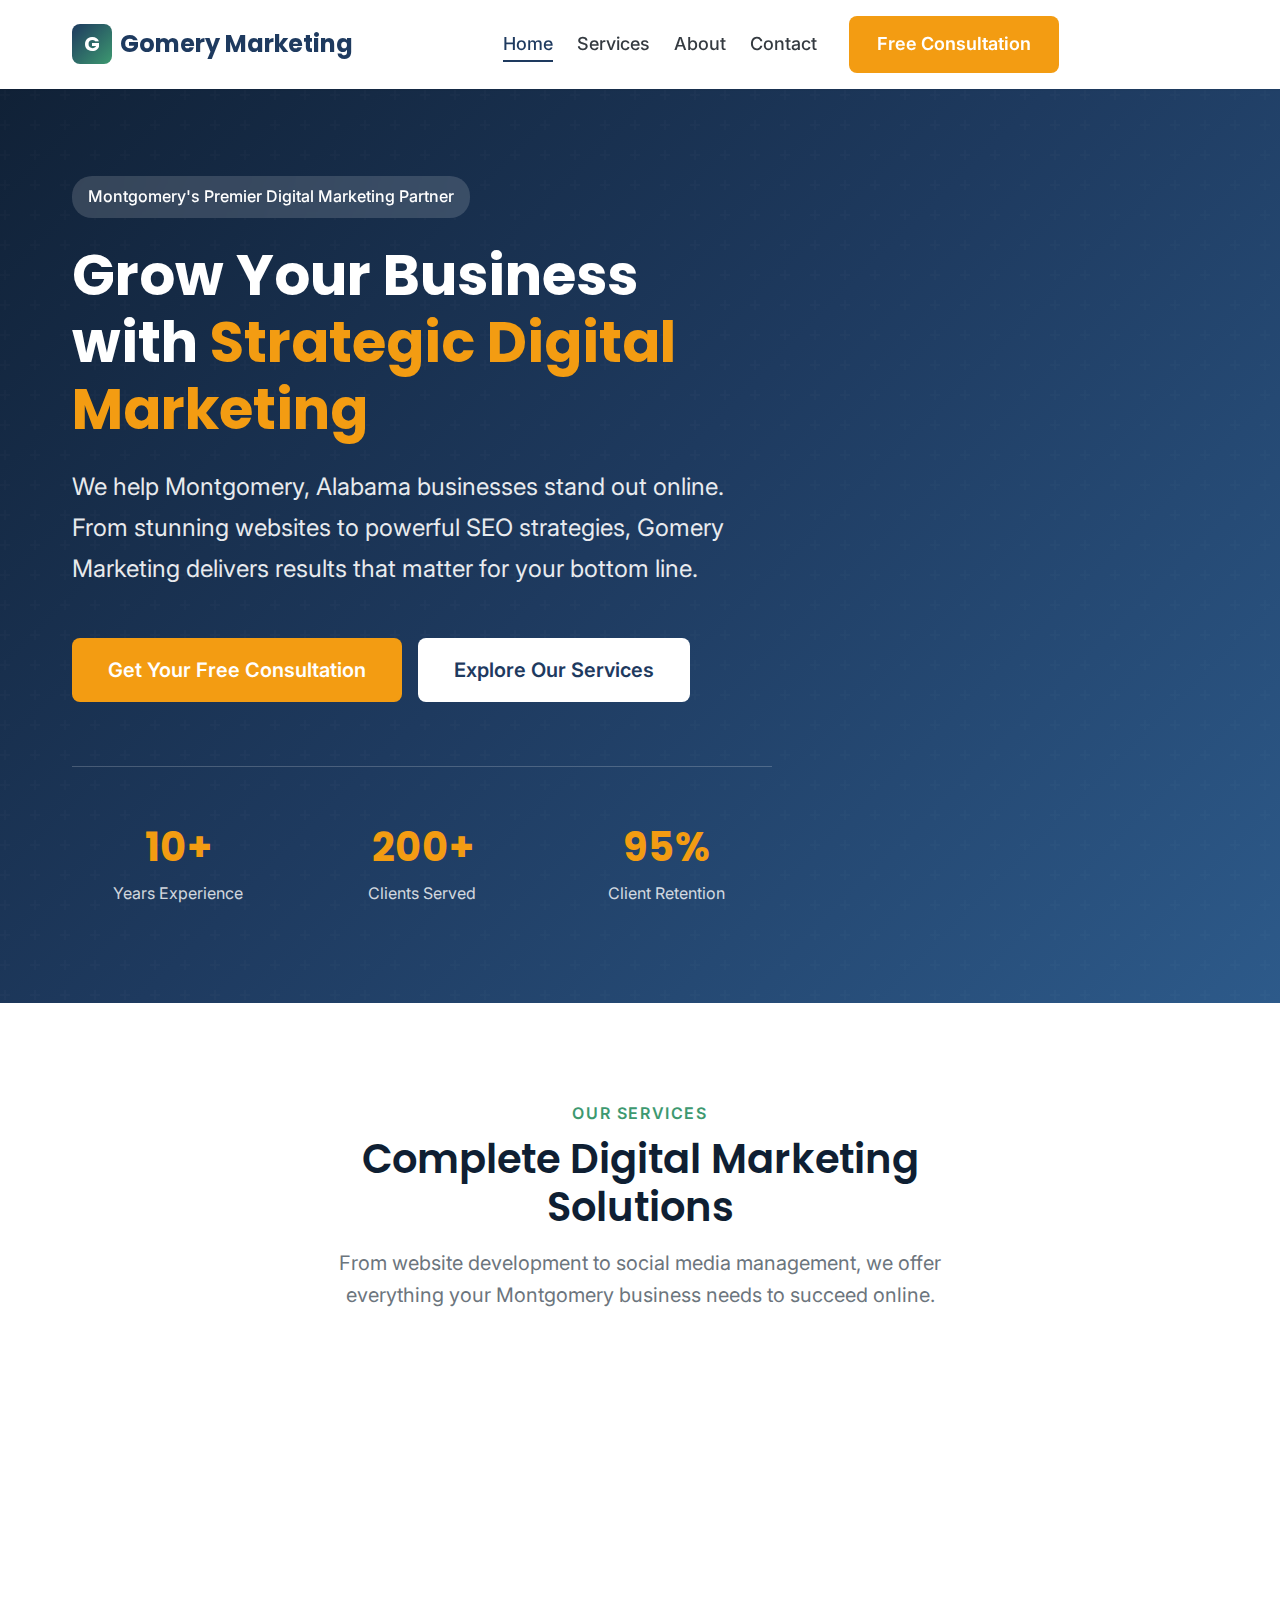
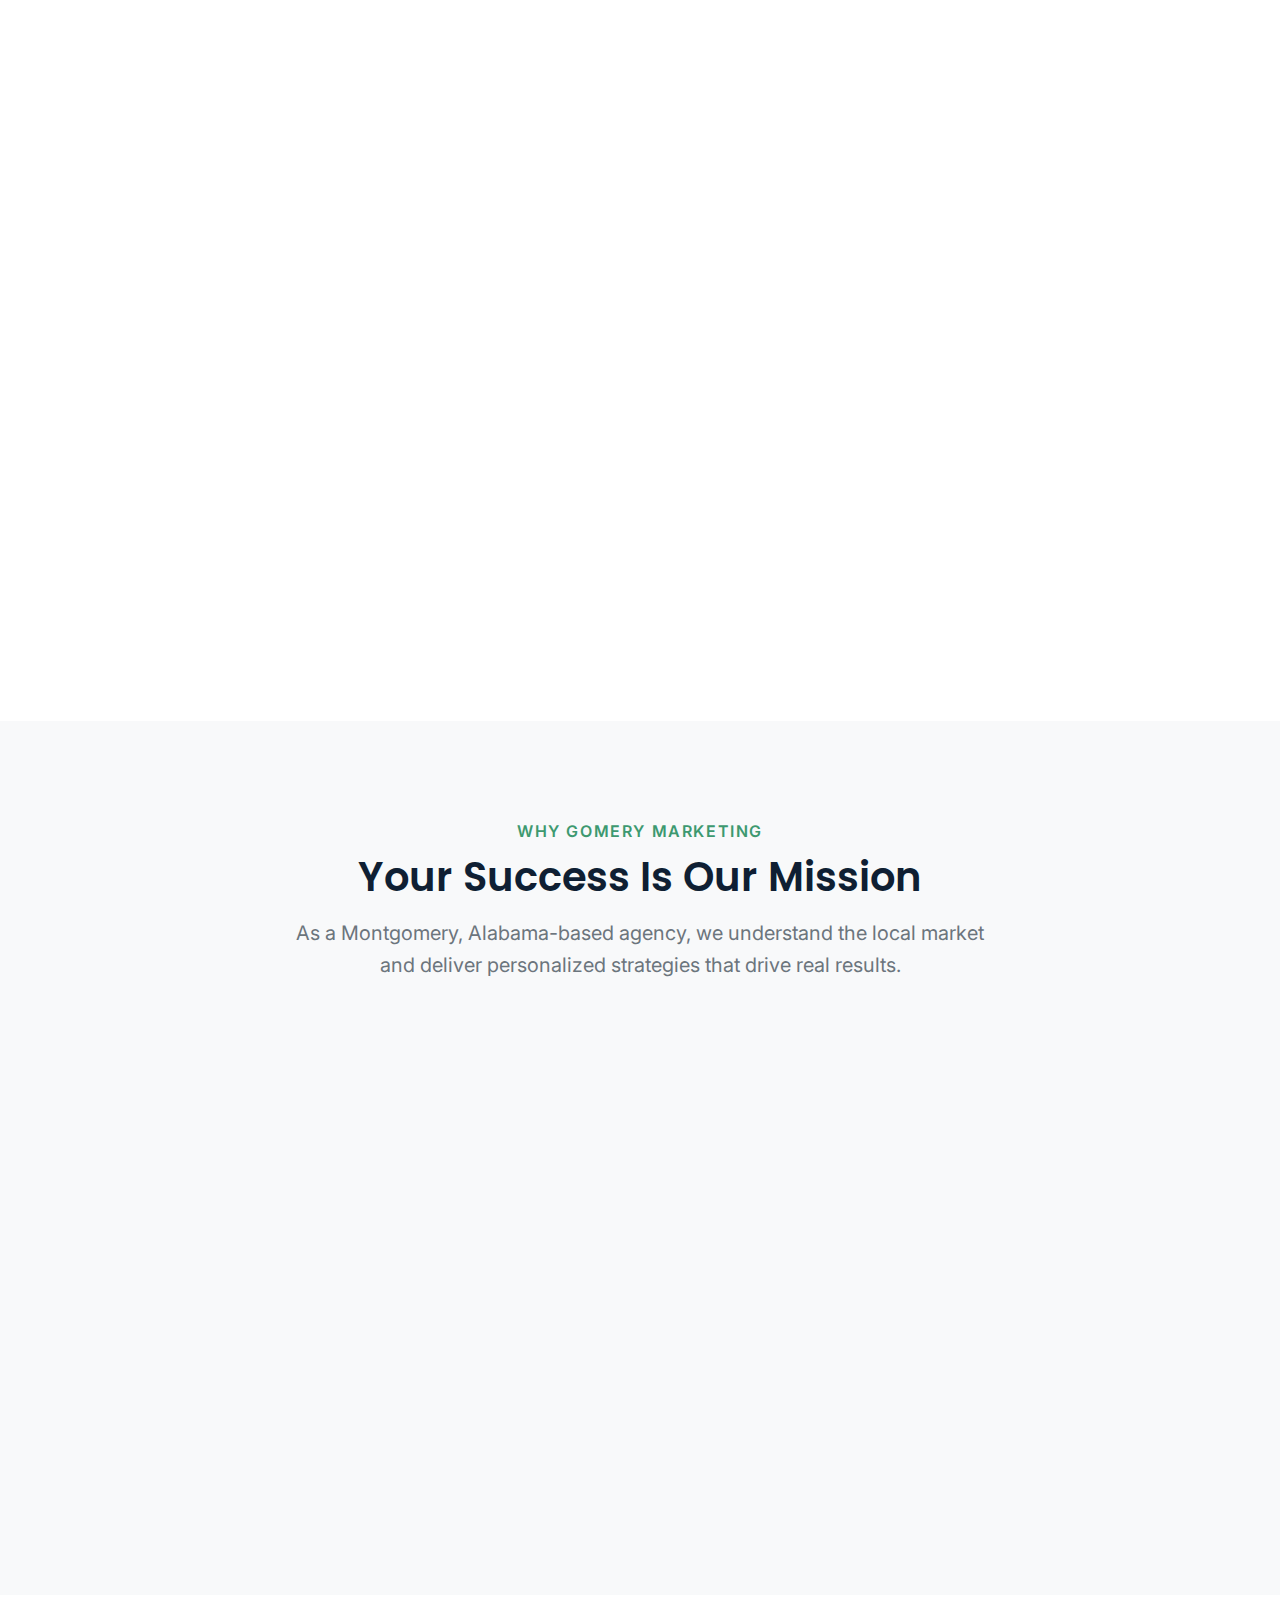
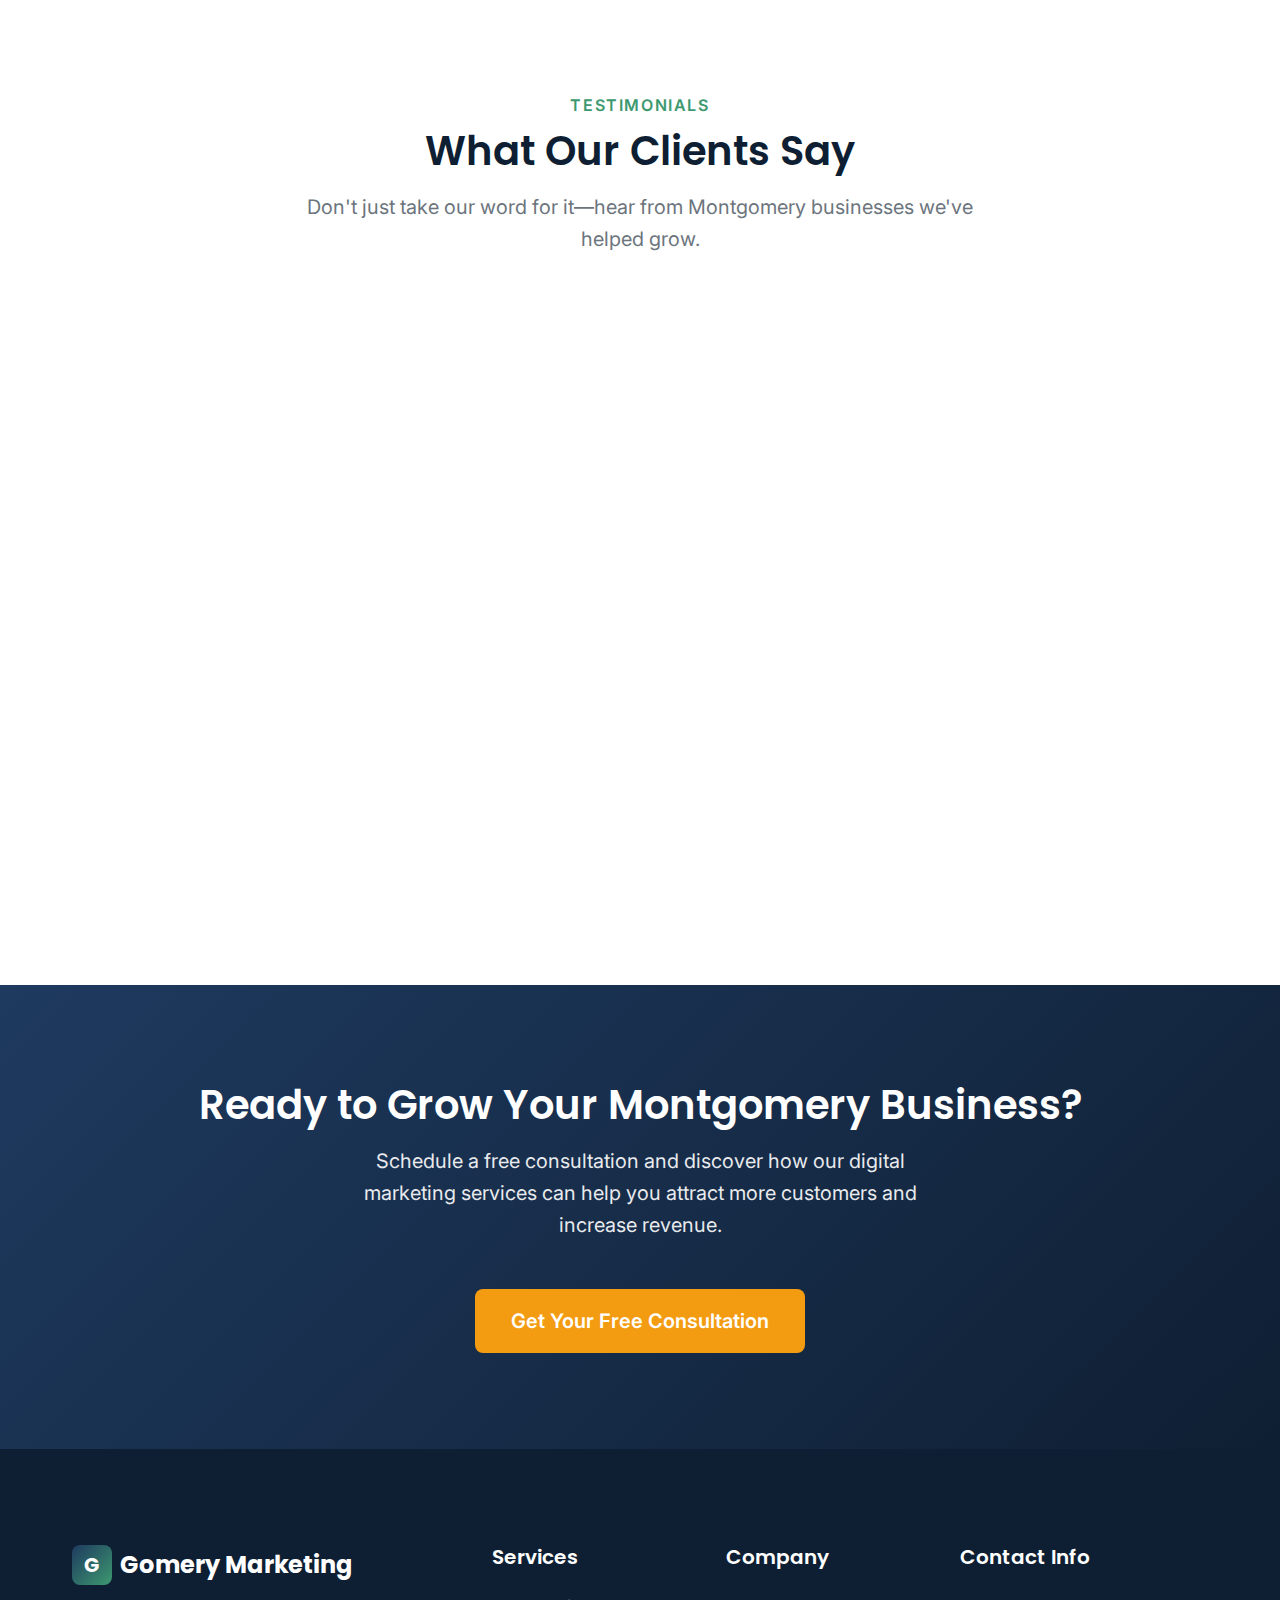
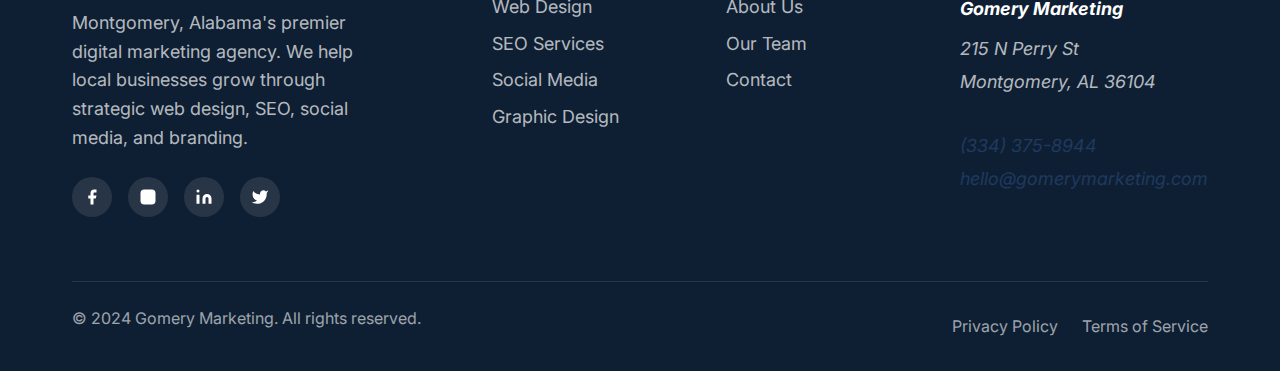
<file: index.html>
<!DOCTYPE html>
<html lang="en">
<head>
  <meta charset="UTF-8">
  <meta name="viewport" content="width=device-width, initial-scale=1.0">
  <meta http-equiv="X-UA-Compatible" content="IE=edge">

  <!-- Primary Meta Tags -->
  <title>Gomery Marketing | Digital Marketing Agency in Montgomery, AL</title>
  <meta name="description" content="Gomery Marketing is Montgomery, Alabama's trusted digital marketing agency. We offer web design, SEO, social media marketing, and graphic design to grow your business.">
  <meta name="keywords" content="Montgomery Alabama marketing agency, Montgomery AL web design, SEO services Montgomery Alabama, digital marketing Montgomery AL, social media marketing Montgomery, graphic design services Alabama">
  <meta name="author" content="Gomery Marketing">
  <meta name="robots" content="index, follow">
  <meta name="msvalidate.01" content="B407C5C4C3863975D3B39F275586AA34" />
  <link rel="canonical" href="https://www.gomerymarketing.com/">

  <!-- Open Graph / Facebook -->
  <meta property="og:type" content="website">
  <meta property="og:url" content="https://www.gomerymarketing.com/">
  <meta property="og:title" content="Gomery Marketing | Digital Marketing Agency in Montgomery, AL">
  <meta property="og:description" content="Montgomery, Alabama's trusted digital marketing agency. Web design, SEO, social media marketing, and graphic design services for local businesses.">
  <meta property="og:image" content="https://www.gomerymarketing.com/images/og-image.jpg">
  <meta property="og:locale" content="en_US">
  <meta property="og:site_name" content="Gomery Marketing">

  <!-- Twitter -->
  <meta name="twitter:card" content="summary_large_image">
  <meta name="twitter:url" content="https://www.gomerymarketing.com/">
  <meta name="twitter:title" content="Gomery Marketing | Digital Marketing Agency in Montgomery, AL">
  <meta name="twitter:description" content="Montgomery, Alabama's trusted digital marketing agency. Web design, SEO, social media marketing, and graphic design services for local businesses.">
  <meta name="twitter:image" content="https://www.gomerymarketing.com/images/twitter-card.jpg">

  <!-- Favicon -->
  <link rel="icon" type="image/svg+xml" href="data:image/svg+xml,<svg xmlns='http://www.w3.org/2000/svg' viewBox='0 0 100 100'><rect fill='%231e3a5f' rx='15' width='100' height='100'/><text x='50' y='68' text-anchor='middle' font-size='55' font-family='sans-serif' font-weight='bold' fill='white'>G</text></svg>">

  <!-- Preconnect to Google Fonts -->
  <link rel="preconnect" href="https://fonts.googleapis.com">
  <link rel="preconnect" href="https://fonts.gstatic.com" crossorigin>
  <link href="https://fonts.googleapis.com/css2?family=Inter:wght@400;500;600;700&family=Poppins:wght@600;700&display=swap" rel="stylesheet">

  <!-- Stylesheet -->
  <link rel="stylesheet" href="css/styles.css">

  <!-- Schema.org LocalBusiness Structured Data -->
  <script type="application/ld+json">
  {
    "@context": "https://schema.org",
    "@type": "LocalBusiness",
    "@id": "https://www.gomerymarketing.com/#organization",
    "name": "Gomery Marketing",
    "description": "Full-service digital marketing agency in Montgomery, Alabama specializing in web design, SEO, social media marketing, and graphic design for local businesses.",
    "url": "https://www.gomerymarketing.com",
    "telephone": "(334) 555-0123",
    "email": "hello@gomerymarketing.com",
    "address": {
      "@type": "PostalAddress",
      "streetAddress": "123 Commerce Street, Suite 200",
      "addressLocality": "Montgomery",
      "addressRegion": "AL",
      "postalCode": "36104",
      "addressCountry": "US"
    },
    "geo": {
      "@type": "GeoCoordinates",
      "latitude": 32.3792,
      "longitude": -86.3077
    },
    "areaServed": [
      {
        "@type": "City",
        "name": "Montgomery",
        "containedInPlace": {
          "@type": "State",
          "name": "Alabama"
        }
      },
      {
        "@type": "AdministrativeArea",
        "name": "Montgomery County"
      },
      {
        "@type": "AdministrativeArea",
        "name": "River Region, Alabama"
      },
      {
        "@type": "AdministrativeArea",
        "name": "Central Alabama"
      }
    ],
    "openingHoursSpecification": [
      {
        "@type": "OpeningHoursSpecification",
        "dayOfWeek": ["Monday", "Tuesday", "Wednesday", "Thursday", "Friday"],
        "opens": "08:00",
        "closes": "18:00"
      }
    ],
    "sameAs": [
      "https://www.facebook.com/gomerymarketing",
      "https://www.instagram.com/gomerymarketing",
      "https://www.linkedin.com/company/gomerymarketing",
      "https://twitter.com/gomerymarketing"
    ],
    "priceRange": "$$",
    "image": "https://www.gomerymarketing.com/images/storefront.jpg",
    "hasOfferCatalog": {
      "@type": "OfferCatalog",
      "name": "Digital Marketing Services",
      "itemListElement": [
        {
          "@type": "Offer",
          "itemOffered": {
            "@type": "Service",
            "name": "Website Design & Development",
            "description": "Custom website design and development for Montgomery, Alabama businesses"
          }
        },
        {
          "@type": "Offer",
          "itemOffered": {
            "@type": "Service",
            "name": "Search Engine Optimization (SEO)",
            "description": "SEO services to improve local search rankings in Montgomery and Central Alabama"
          }
        },
        {
          "@type": "Offer",
          "itemOffered": {
            "@type": "Service",
            "name": "Social Media Marketing",
            "description": "Social media marketing and management for Alabama businesses"
          }
        },
        {
          "@type": "Offer",
          "itemOffered": {
            "@type": "Service",
            "name": "Graphic Design & Branding",
            "description": "Professional graphic design and branding services in Montgomery, AL"
          }
        }
      ]
    }
  }
  </script>
</head>
<body>
  <!-- Header -->
  <header class="header" role="banner">
    <div class="container">
      <div class="header__inner">
        <a href="index.html" class="logo" aria-label="Gomery Marketing - Home">
          <span class="logo__icon" aria-hidden="true">G</span>
          <span>Gomery Marketing</span>
        </a>

        <button class="nav-toggle" aria-label="Toggle navigation menu" aria-expanded="false" aria-controls="main-nav">
          <span class="nav-toggle__bar" aria-hidden="true"></span>
          <span class="nav-toggle__bar" aria-hidden="true"></span>
          <span class="nav-toggle__bar" aria-hidden="true"></span>
        </button>

        <nav class="nav" id="main-nav" role="navigation" aria-label="Main navigation">
          <ul class="nav__list">
            <li><a href="index.html" class="nav__link nav__link--active">Home</a></li>
            <li><a href="services.html" class="nav__link">Services</a></li>
            <li><a href="about.html" class="nav__link">About</a></li>
            <li><a href="contact.html" class="nav__link">Contact</a></li>
          </ul>
          <a href="contact.html" class="btn btn--primary nav__cta">Free Consultation</a>
        </nav>

        <div class="nav-overlay" aria-hidden="true"></div>
      </div>
    </div>
  </header>

  <main id="main-content" role="main">
    <!-- Hero Section -->
    <section class="hero" aria-labelledby="hero-title">
      <div class="container">
        <div class="hero__content">
          <span class="hero__tagline">Montgomery's Premier Digital Marketing Partner</span>
          <h1 id="hero-title" class="hero__title">
            Grow Your Business with <span>Strategic Digital Marketing</span>
          </h1>
          <p class="hero__description">
            We help Montgomery, Alabama businesses stand out online. From stunning websites to powerful SEO strategies,
            Gomery Marketing delivers results that matter for your bottom line.
          </p>
          <div class="hero__buttons">
            <a href="contact.html" class="btn btn--primary btn--lg">Get Your Free Consultation</a>
            <a href="services.html" class="btn btn--white btn--lg">Explore Our Services</a>
          </div>
          <div class="hero__stats">
            <div class="hero__stat">
              <span class="hero__stat-number">10+</span>
              <span class="hero__stat-label">Years Experience</span>
            </div>
            <div class="hero__stat">
              <span class="hero__stat-number">200+</span>
              <span class="hero__stat-label">Clients Served</span>
            </div>
            <div class="hero__stat">
              <span class="hero__stat-number">95%</span>
              <span class="hero__stat-label">Client Retention</span>
            </div>
          </div>
        </div>
      </div>
    </section>

    <!-- Services Overview Section -->
    <section class="section" aria-labelledby="services-title">
      <div class="container">
        <header class="section-header">
          <span class="section-header__label">Our Services</span>
          <h2 id="services-title" class="section-header__title">Complete Digital Marketing Solutions</h2>
          <p class="section-header__description">
            From website development to social media management, we offer everything your Montgomery business needs to succeed online.
          </p>
        </header>

        <div class="services-grid">
          <!-- Web Design Service -->
          <article class="service-card">
            <div class="service-card__icon" aria-hidden="true">
              <svg viewBox="0 0 24 24"><rect x="2" y="3" width="20" height="14" rx="2" ry="2"/><line x1="8" y1="21" x2="16" y2="21"/><line x1="12" y1="17" x2="12" y2="21"/></svg>
            </div>
            <h3 class="service-card__title">Website Design & Development</h3>
            <p class="service-card__description">
              Custom, mobile-responsive websites built to convert visitors into customers. We create fast-loading sites optimized for Montgomery Alabama businesses.
            </p>
            <a href="services.html#web-design" class="service-card__link">
              Learn More
              <svg viewBox="0 0 24 24"><line x1="5" y1="12" x2="19" y2="12"/><polyline points="12 5 19 12 12 19"/></svg>
            </a>
          </article>

          <!-- SEO Service -->
          <article class="service-card">
            <div class="service-card__icon" aria-hidden="true">
              <svg viewBox="0 0 24 24"><circle cx="11" cy="11" r="8"/><line x1="21" y1="21" x2="16.65" y2="16.65"/></svg>
            </div>
            <h3 class="service-card__title">Search Engine Optimization</h3>
            <p class="service-card__description">
              Get found by customers searching for your services. Our SEO services help Montgomery AL businesses rank higher on Google and attract quality leads.
            </p>
            <a href="services.html#seo" class="service-card__link">
              Learn More
              <svg viewBox="0 0 24 24"><line x1="5" y1="12" x2="19" y2="12"/><polyline points="12 5 19 12 12 19"/></svg>
            </a>
          </article>

          <!-- Social Media Service -->
          <article class="service-card">
            <div class="service-card__icon" aria-hidden="true">
              <svg viewBox="0 0 24 24"><path d="M18 2h-3a5 5 0 0 0-5 5v3H7v4h3v8h4v-8h3l1-4h-4V7a1 1 0 0 1 1-1h3z"/></svg>
            </div>
            <h3 class="service-card__title">Social Media Marketing</h3>
            <p class="service-card__description">
              Build your brand and engage your community with strategic social media marketing. We help Montgomery businesses connect with local customers.
            </p>
            <a href="services.html#social-media" class="service-card__link">
              Learn More
              <svg viewBox="0 0 24 24"><line x1="5" y1="12" x2="19" y2="12"/><polyline points="12 5 19 12 12 19"/></svg>
            </a>
          </article>

          <!-- Graphic Design Service -->
          <article class="service-card">
            <div class="service-card__icon" aria-hidden="true">
              <svg viewBox="0 0 24 24"><polygon points="12 2 2 7 12 12 22 7 12 2"/><polyline points="2 17 12 22 22 17"/><polyline points="2 12 12 17 22 12"/></svg>
            </div>
            <h3 class="service-card__title">Graphic Design & Branding</h3>
            <p class="service-card__description">
              Stand out with professional branding and design. From logos to marketing materials, we create visuals that capture your brand's essence.
            </p>
            <a href="services.html#graphic-design" class="service-card__link">
              Learn More
              <svg viewBox="0 0 24 24"><line x1="5" y1="12" x2="19" y2="12"/><polyline points="12 5 19 12 12 19"/></svg>
            </a>
          </article>
        </div>
      </div>
    </section>

    <!-- Why Choose Us Section -->
    <section class="section section--gray" aria-labelledby="why-us-title">
      <div class="container">
        <header class="section-header">
          <span class="section-header__label">Why Gomery Marketing</span>
          <h2 id="why-us-title" class="section-header__title">Your Success Is Our Mission</h2>
          <p class="section-header__description">
            As a Montgomery, Alabama-based agency, we understand the local market and deliver personalized strategies that drive real results.
          </p>
        </header>

        <div class="features">
          <article class="feature">
            <div class="feature__icon" aria-hidden="true">
              <svg viewBox="0 0 24 24"><path d="M21 10c0 7-9 13-9 13s-9-6-9-13a9 9 0 0 1 18 0z"/><circle cx="12" cy="10" r="3"/></svg>
            </div>
            <h3 class="feature__title">Local Expertise</h3>
            <p class="feature__description">
              Based in Montgomery, we know the River Region market inside and out. We understand Central Alabama businesses and their customers.
            </p>
          </article>

          <article class="feature">
            <div class="feature__icon" aria-hidden="true">
              <svg viewBox="0 0 24 24"><path d="M22 11.08V12a10 10 0 1 1-5.93-9.14"/><polyline points="22 4 12 14.01 9 11.01"/></svg>
            </div>
            <h3 class="feature__title">Proven Results</h3>
            <p class="feature__description">
              Our clients see measurable growth in traffic, leads, and revenue. We focus on strategies that deliver ROI for your business.
            </p>
          </article>

          <article class="feature">
            <div class="feature__icon" aria-hidden="true">
              <svg viewBox="0 0 24 24"><path d="M17 21v-2a4 4 0 0 0-4-4H5a4 4 0 0 0-4 4v2"/><circle cx="9" cy="7" r="4"/><path d="M23 21v-2a4 4 0 0 0-3-3.87"/><path d="M16 3.13a4 4 0 0 1 0 7.75"/></svg>
            </div>
            <h3 class="feature__title">Dedicated Partnership</h3>
            <p class="feature__description">
              We're not just vendors—we're your marketing partners. Expect responsive communication and genuine investment in your success.
            </p>
          </article>

          <article class="feature">
            <div class="feature__icon" aria-hidden="true">
              <svg viewBox="0 0 24 24"><line x1="12" y1="1" x2="12" y2="23"/><path d="M17 5H9.5a3.5 3.5 0 0 0 0 7h5a3.5 3.5 0 0 1 0 7H6"/></svg>
            </div>
            <h3 class="feature__title">Transparent Pricing</h3>
            <p class="feature__description">
              No hidden fees or surprise charges. We provide clear, upfront pricing tailored to small business marketing budgets in Montgomery.
            </p>
          </article>
        </div>
      </div>
    </section>

    <!-- Testimonials Section -->
    <section class="section" aria-labelledby="testimonials-title">
      <div class="container">
        <header class="section-header">
          <span class="section-header__label">Testimonials</span>
          <h2 id="testimonials-title" class="section-header__title">What Our Clients Say</h2>
          <p class="section-header__description">
            Don't just take our word for it—hear from Montgomery businesses we've helped grow.
          </p>
        </header>

        <div class="testimonials-grid">
          <article class="testimonial-card">
            <span class="testimonial-card__quote" aria-hidden="true">"</span>
            <p class="testimonial-card__content">
              Gomery Marketing transformed our online presence. Our new website looks amazing, and we're now ranking on the first page of Google for key search terms in Montgomery. Highly recommend!
            </p>
            <div class="testimonial-card__author">
              <div class="testimonial-card__avatar" aria-hidden="true">JT</div>
              <div class="testimonial-card__info">
                <p class="testimonial-card__name">Jennifer Thompson</p>
                <p class="testimonial-card__role">Owner, River Region Dental</p>
              </div>
              <div class="testimonial-card__stars" aria-label="5 out of 5 stars">
                <svg width="16" height="16" viewBox="0 0 24 24" fill="currentColor"><polygon points="12 2 15.09 8.26 22 9.27 17 14.14 18.18 21.02 12 17.77 5.82 21.02 7 14.14 2 9.27 8.91 8.26 12 2"/></svg>
                <svg width="16" height="16" viewBox="0 0 24 24" fill="currentColor"><polygon points="12 2 15.09 8.26 22 9.27 17 14.14 18.18 21.02 12 17.77 5.82 21.02 7 14.14 2 9.27 8.91 8.26 12 2"/></svg>
                <svg width="16" height="16" viewBox="0 0 24 24" fill="currentColor"><polygon points="12 2 15.09 8.26 22 9.27 17 14.14 18.18 21.02 12 17.77 5.82 21.02 7 14.14 2 9.27 8.91 8.26 12 2"/></svg>
                <svg width="16" height="16" viewBox="0 0 24 24" fill="currentColor"><polygon points="12 2 15.09 8.26 22 9.27 17 14.14 18.18 21.02 12 17.77 5.82 21.02 7 14.14 2 9.27 8.91 8.26 12 2"/></svg>
                <svg width="16" height="16" viewBox="0 0 24 24" fill="currentColor"><polygon points="12 2 15.09 8.26 22 9.27 17 14.14 18.18 21.02 12 17.77 5.82 21.02 7 14.14 2 9.27 8.91 8.26 12 2"/></svg>
              </div>
            </div>
          </article>

          <article class="testimonial-card">
            <span class="testimonial-card__quote" aria-hidden="true">"</span>
            <p class="testimonial-card__content">
              The social media management has been a game-changer for our restaurant. We've seen a 40% increase in foot traffic since working with Gomery Marketing. They truly understand Montgomery's community.
            </p>
            <div class="testimonial-card__author">
              <div class="testimonial-card__avatar" aria-hidden="true">MC</div>
              <div class="testimonial-card__info">
                <p class="testimonial-card__name">Marcus Campbell</p>
                <p class="testimonial-card__role">Owner, Capitol City BBQ</p>
              </div>
              <div class="testimonial-card__stars" aria-label="5 out of 5 stars">
                <svg width="16" height="16" viewBox="0 0 24 24" fill="currentColor"><polygon points="12 2 15.09 8.26 22 9.27 17 14.14 18.18 21.02 12 17.77 5.82 21.02 7 14.14 2 9.27 8.91 8.26 12 2"/></svg>
                <svg width="16" height="16" viewBox="0 0 24 24" fill="currentColor"><polygon points="12 2 15.09 8.26 22 9.27 17 14.14 18.18 21.02 12 17.77 5.82 21.02 7 14.14 2 9.27 8.91 8.26 12 2"/></svg>
                <svg width="16" height="16" viewBox="0 0 24 24" fill="currentColor"><polygon points="12 2 15.09 8.26 22 9.27 17 14.14 18.18 21.02 12 17.77 5.82 21.02 7 14.14 2 9.27 8.91 8.26 12 2"/></svg>
                <svg width="16" height="16" viewBox="0 0 24 24" fill="currentColor"><polygon points="12 2 15.09 8.26 22 9.27 17 14.14 18.18 21.02 12 17.77 5.82 21.02 7 14.14 2 9.27 8.91 8.26 12 2"/></svg>
                <svg width="16" height="16" viewBox="0 0 24 24" fill="currentColor"><polygon points="12 2 15.09 8.26 22 9.27 17 14.14 18.18 21.02 12 17.77 5.82 21.02 7 14.14 2 9.27 8.91 8.26 12 2"/></svg>
              </div>
            </div>
          </article>

          <article class="testimonial-card">
            <span class="testimonial-card__quote" aria-hidden="true">"</span>
            <p class="testimonial-card__content">
              Professional, responsive, and results-driven. Gomery Marketing redesigned our brand identity and it perfectly captures who we are. Their local knowledge of Alabama businesses is invaluable.
            </p>
            <div class="testimonial-card__author">
              <div class="testimonial-card__avatar" aria-hidden="true">SL</div>
              <div class="testimonial-card__info">
                <p class="testimonial-card__name">Sarah Lewis</p>
                <p class="testimonial-card__role">Director, Montgomery Arts Council</p>
              </div>
              <div class="testimonial-card__stars" aria-label="5 out of 5 stars">
                <svg width="16" height="16" viewBox="0 0 24 24" fill="currentColor"><polygon points="12 2 15.09 8.26 22 9.27 17 14.14 18.18 21.02 12 17.77 5.82 21.02 7 14.14 2 9.27 8.91 8.26 12 2"/></svg>
                <svg width="16" height="16" viewBox="0 0 24 24" fill="currentColor"><polygon points="12 2 15.09 8.26 22 9.27 17 14.14 18.18 21.02 12 17.77 5.82 21.02 7 14.14 2 9.27 8.91 8.26 12 2"/></svg>
                <svg width="16" height="16" viewBox="0 0 24 24" fill="currentColor"><polygon points="12 2 15.09 8.26 22 9.27 17 14.14 18.18 21.02 12 17.77 5.82 21.02 7 14.14 2 9.27 8.91 8.26 12 2"/></svg>
                <svg width="16" height="16" viewBox="0 0 24 24" fill="currentColor"><polygon points="12 2 15.09 8.26 22 9.27 17 14.14 18.18 21.02 12 17.77 5.82 21.02 7 14.14 2 9.27 8.91 8.26 12 2"/></svg>
                <svg width="16" height="16" viewBox="0 0 24 24" fill="currentColor"><polygon points="12 2 15.09 8.26 22 9.27 17 14.14 18.18 21.02 12 17.77 5.82 21.02 7 14.14 2 9.27 8.91 8.26 12 2"/></svg>
              </div>
            </div>
          </article>
        </div>
      </div>
    </section>

    <!-- CTA Section -->
    <section class="cta" aria-labelledby="cta-title">
      <div class="container">
        <h2 id="cta-title" class="cta__title">Ready to Grow Your Montgomery Business?</h2>
        <p class="cta__description">
          Schedule a free consultation and discover how our digital marketing services can help you attract more customers and increase revenue.
        </p>
        <a href="contact.html" class="btn btn--primary btn--lg">Get Your Free Consultation</a>
      </div>
    </section>
  </main>

  <!-- Footer -->
  <footer class="footer" role="contentinfo">
    <div class="container">
      <div class="footer__grid">
        <div class="footer__brand">
          <a href="index.html" class="footer__logo">
            <span class="logo__icon" aria-hidden="true">G</span>
            <span>Gomery Marketing</span>
          </a>
          <p class="footer__description">
            Montgomery, Alabama's premier digital marketing agency. We help local businesses grow through strategic web design, SEO, social media, and branding.
          </p>
          <div class="footer__social">
            <a href="https://www.facebook.com/gomerymarketing" class="footer__social-link" aria-label="Follow us on Facebook" target="_blank" rel="noopener noreferrer">
              <svg viewBox="0 0 24 24"><path d="M18 2h-3a5 5 0 0 0-5 5v3H7v4h3v8h4v-8h3l1-4h-4V7a1 1 0 0 1 1-1h3z"/></svg>
            </a>
            <a href="https://www.instagram.com/gomerymarketing" class="footer__social-link" aria-label="Follow us on Instagram" target="_blank" rel="noopener noreferrer">
              <svg viewBox="0 0 24 24"><rect x="2" y="2" width="20" height="20" rx="5" ry="5"/><path d="M16 11.37A4 4 0 1 1 12.63 8 4 4 0 0 1 16 11.37z"/><line x1="17.5" y1="6.5" x2="17.51" y2="6.5"/></svg>
            </a>
            <a href="https://www.linkedin.com/company/gomerymarketing" class="footer__social-link" aria-label="Connect with us on LinkedIn" target="_blank" rel="noopener noreferrer">
              <svg viewBox="0 0 24 24"><path d="M16 8a6 6 0 0 1 6 6v7h-4v-7a2 2 0 0 0-2-2 2 2 0 0 0-2 2v7h-4v-7a6 6 0 0 1 6-6z"/><rect x="2" y="9" width="4" height="12"/><circle cx="4" cy="4" r="2"/></svg>
            </a>
            <a href="https://twitter.com/gomerymarketing" class="footer__social-link" aria-label="Follow us on Twitter" target="_blank" rel="noopener noreferrer">
              <svg viewBox="0 0 24 24"><path d="M23 3a10.9 10.9 0 0 1-3.14 1.53 4.48 4.48 0 0 0-7.86 3v1A10.66 10.66 0 0 1 3 4s-4 9 5 13a11.64 11.64 0 0 1-7 2c9 5 20 0 20-11.5a4.5 4.5 0 0 0-.08-.83A7.72 7.72 0 0 0 23 3z"/></svg>
            </a>
          </div>
        </div>

        <div class="footer__column">
          <h4>Services</h4>
          <ul class="footer__links">
            <li><a href="services.html#web-design">Web Design</a></li>
            <li><a href="services.html#seo">SEO Services</a></li>
            <li><a href="services.html#social-media">Social Media</a></li>
            <li><a href="services.html#graphic-design">Graphic Design</a></li>
          </ul>
        </div>

        <div class="footer__column">
          <h4>Company</h4>
          <ul class="footer__links">
            <li><a href="about.html">About Us</a></li>
            <li><a href="about.html#team">Our Team</a></li>
            <li><a href="contact.html">Contact</a></li>
          </ul>
        </div>

        <div class="footer__column">
          <h4>Contact Info</h4>
          <address class="footer__nap">
            <strong>Gomery Marketing</strong>
            215 N Perry St<br>
            Montgomery, AL 36104<br><br>
            <a href="tel:+13343758944">(334) 375-8944</a><br>
            <a href="mailto:hello@gomerymarketing.com">hello@gomerymarketing.com</a>
          </address>
        </div>
      </div>

      <div class="footer__bottom">
        <p class="footer__copyright">© 2024 Gomery Marketing. All rights reserved.</p>
        <div class="footer__legal">
          <a href="#">Privacy Policy</a>
          <a href="#">Terms of Service</a>
        </div>
      </div>
    </div>
  </footer>

  <!-- JavaScript -->
  <script src="js/main.js" defer></script>
</body>
</html>
</file>
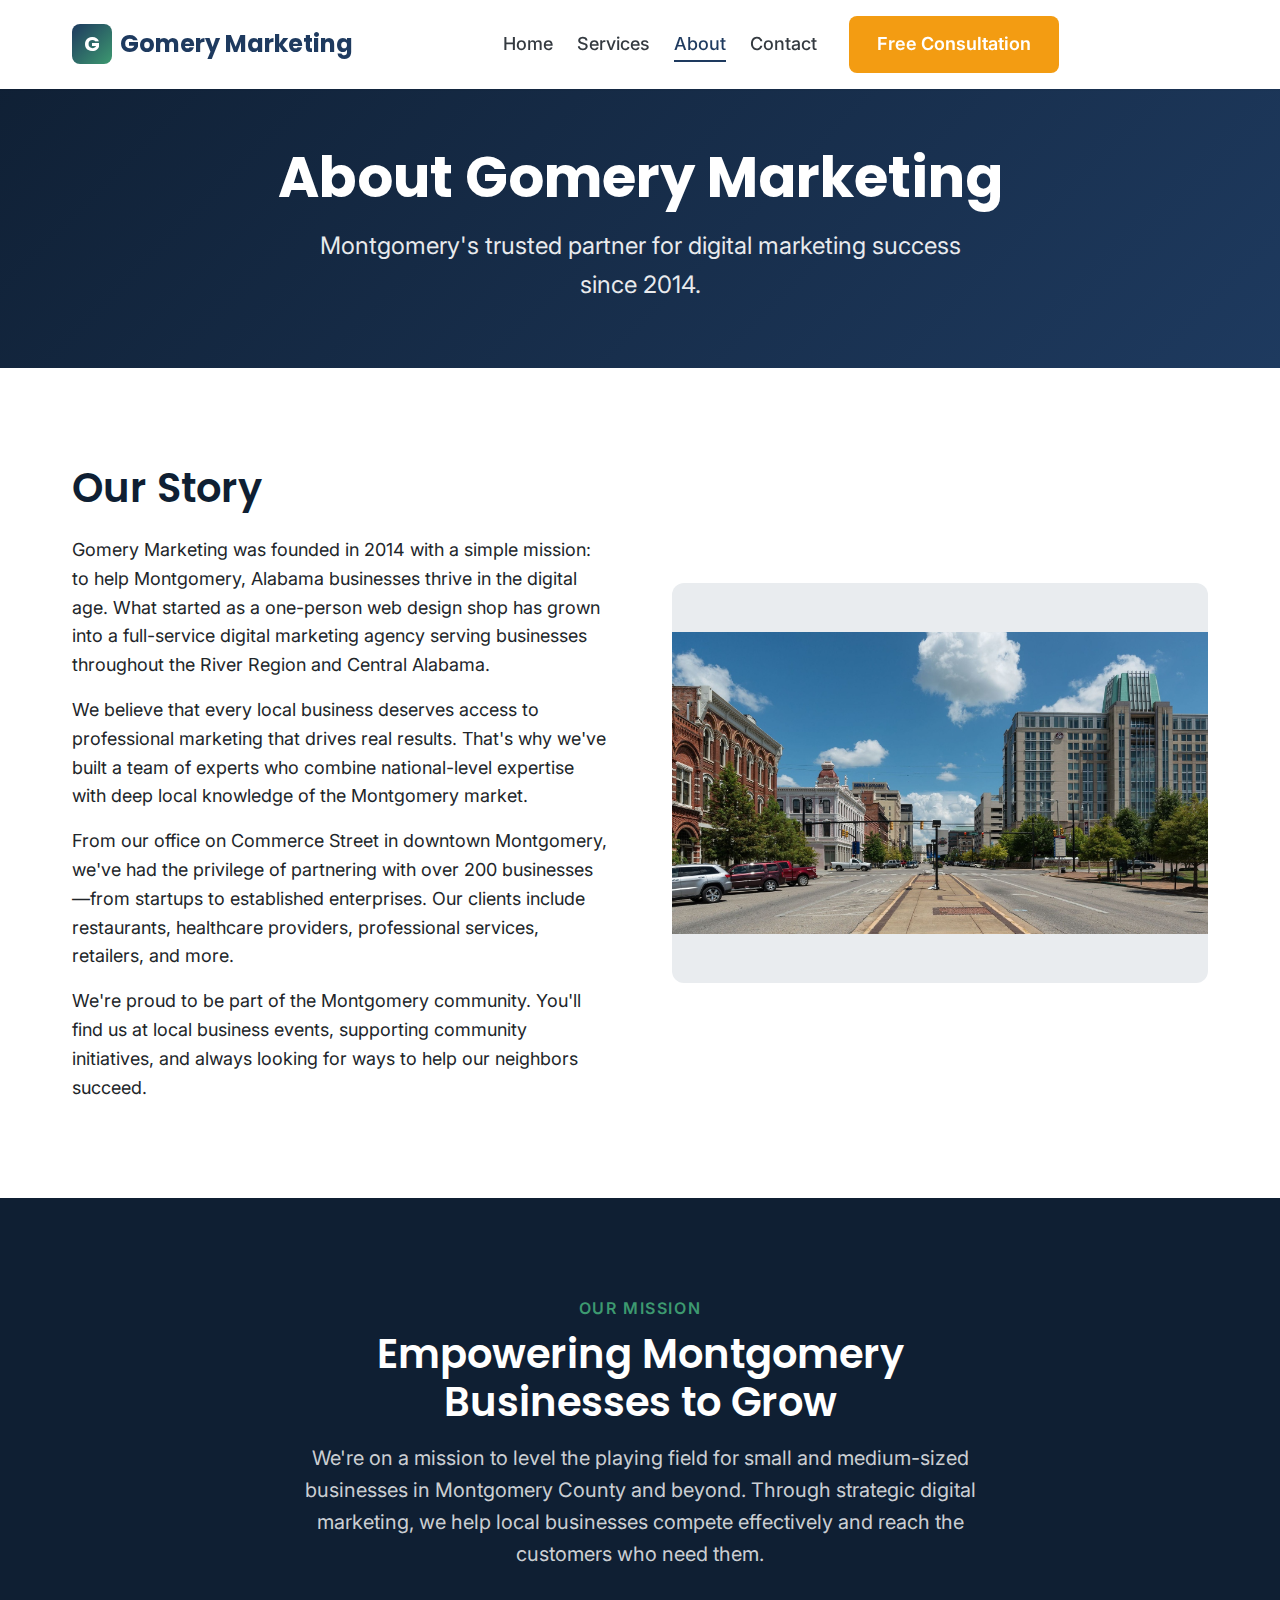
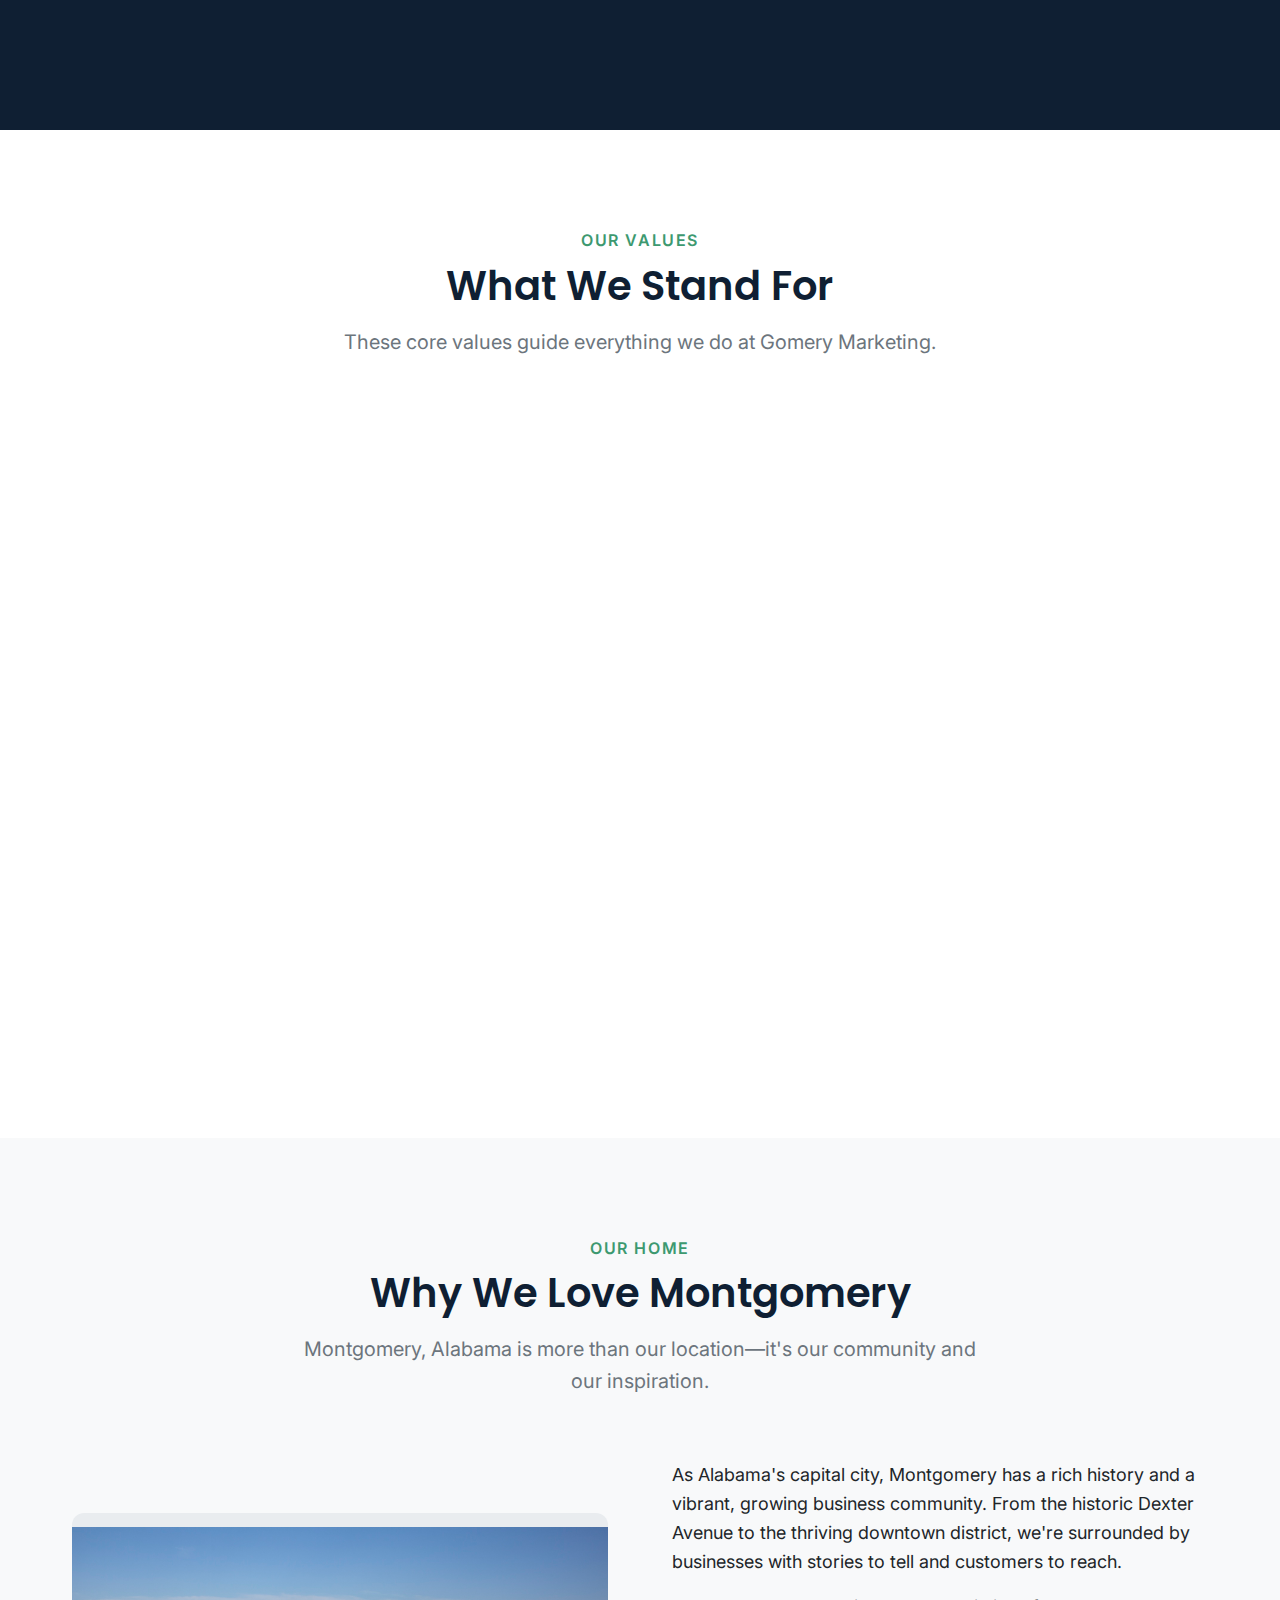
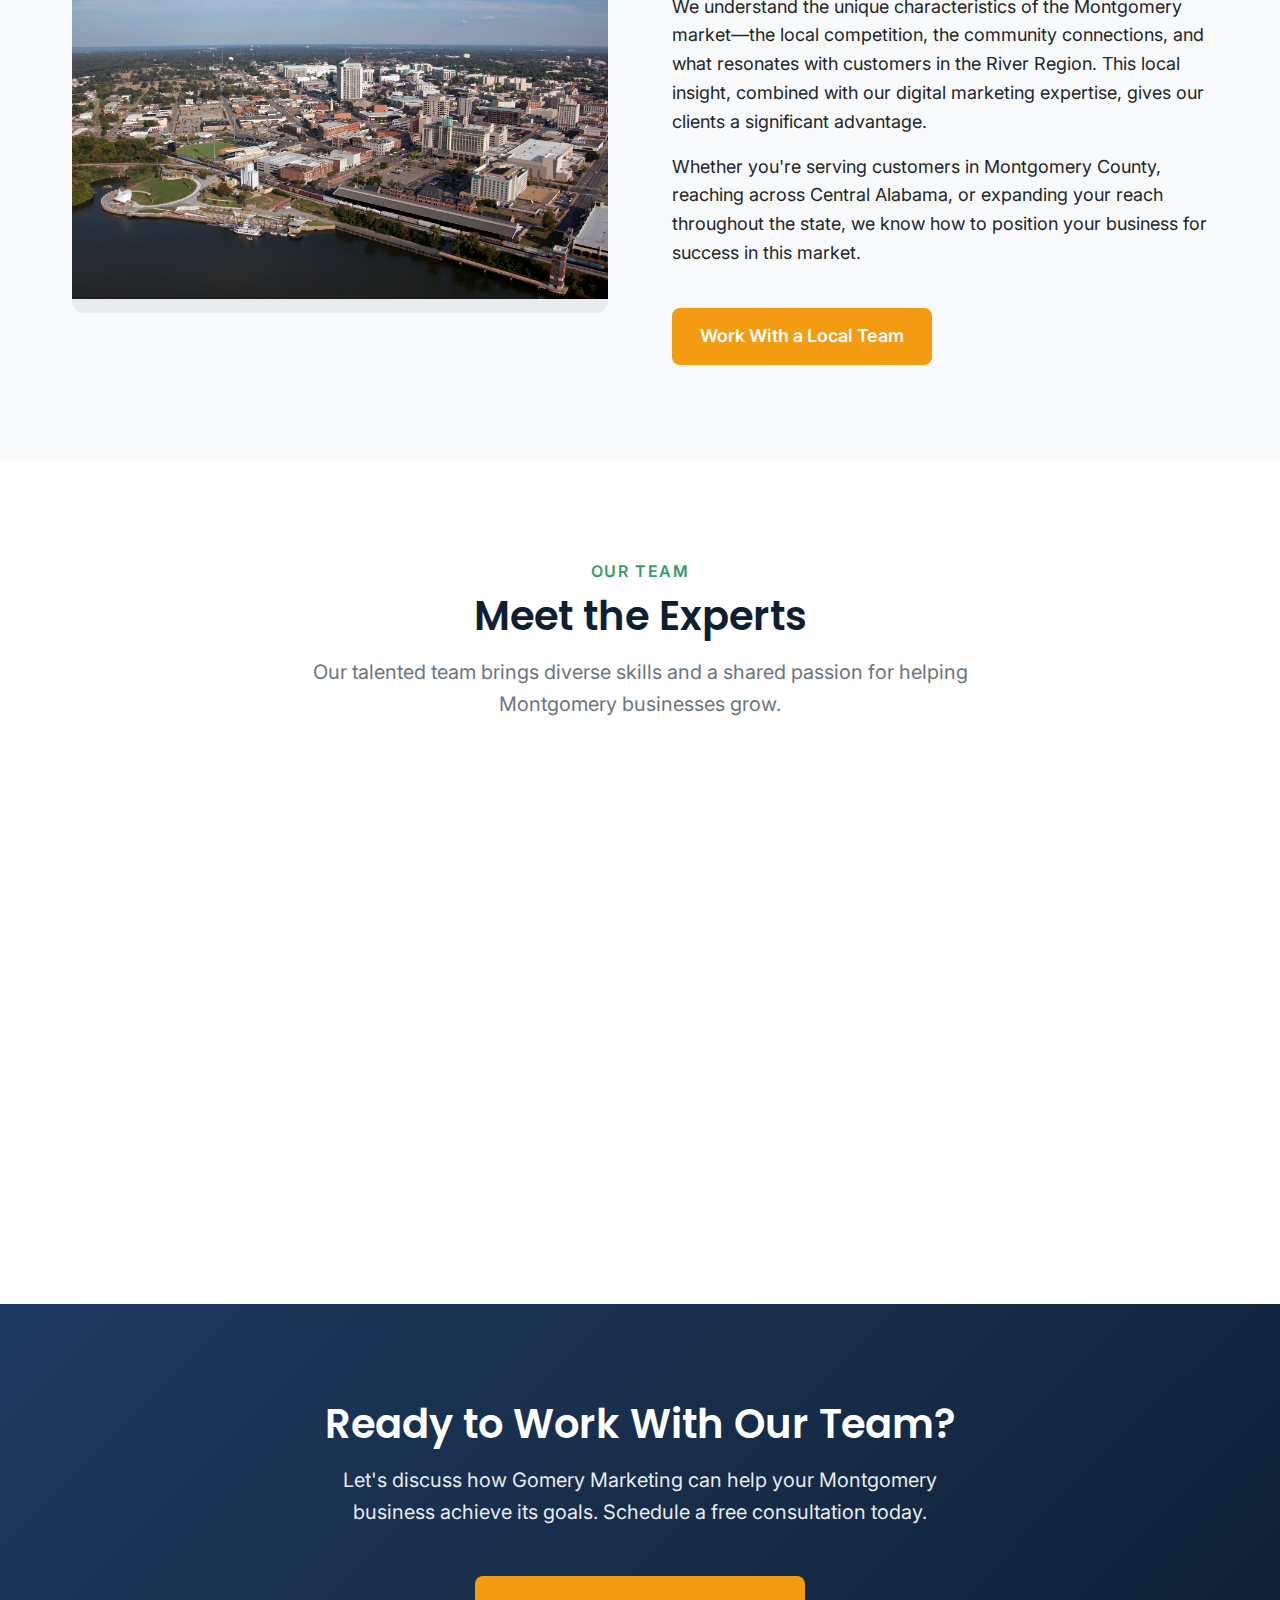
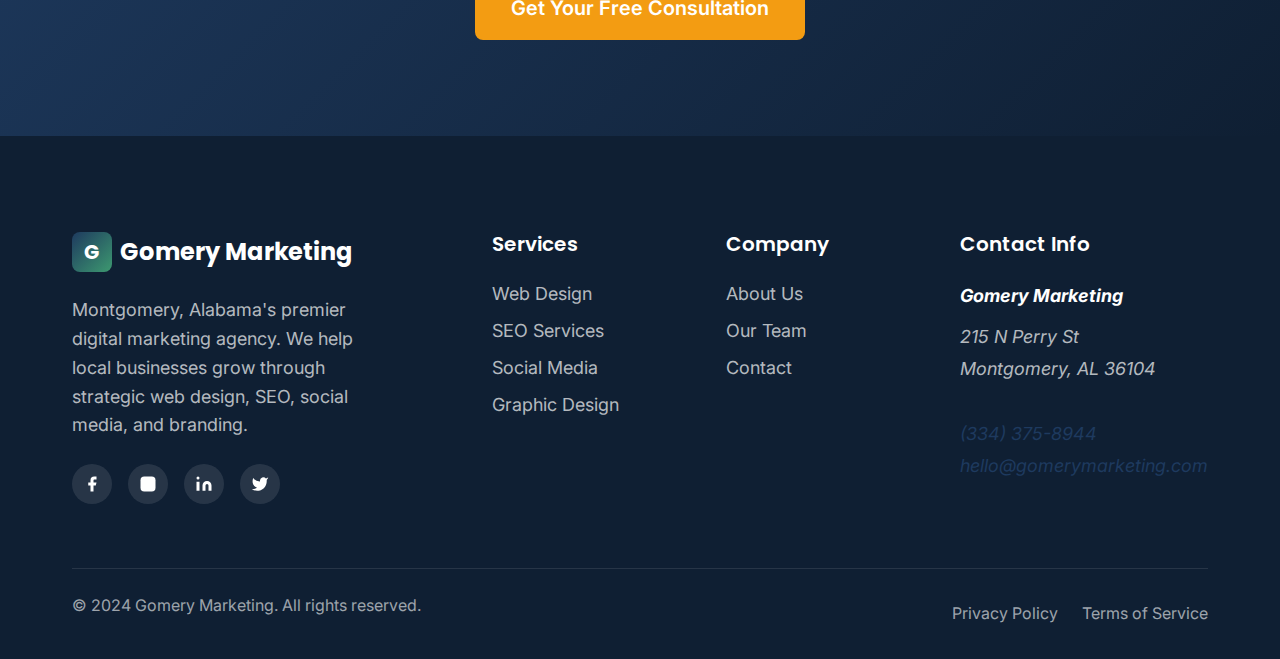
<file: about.html>
<!DOCTYPE html>
<html lang="en">
<head>
  <meta charset="UTF-8">
  <meta name="viewport" content="width=device-width, initial-scale=1.0">
  <meta http-equiv="X-UA-Compatible" content="IE=edge">

  <!-- Primary Meta Tags -->
  <title>About Us | Gomery Marketing - Montgomery AL Marketing Agency</title>
  <meta name="description" content="Meet the team behind Gomery Marketing. We're a Montgomery, Alabama-based digital marketing agency dedicated to helping local businesses grow online.">
  <meta name="keywords" content="Montgomery Alabama marketing agency, about Gomery Marketing, digital marketing team Montgomery AL, local marketing agency Alabama">
  <meta name="author" content="Gomery Marketing">
  <meta name="robots" content="index, follow">
  <link rel="canonical" href="https://www.gomerymarketing.com/about.html">

  <!-- Open Graph / Facebook -->
  <meta property="og:type" content="website">
  <meta property="og:url" content="https://www.gomerymarketing.com/about.html">
  <meta property="og:title" content="About Us | Gomery Marketing - Montgomery AL Marketing Agency">
  <meta property="og:description" content="Meet the team behind Gomery Marketing. We're a Montgomery, Alabama-based digital marketing agency dedicated to helping local businesses grow online.">
  <meta property="og:image" content="https://www.gomerymarketing.com/images/og-about.jpg">
  <meta property="og:locale" content="en_US">
  <meta property="og:site_name" content="Gomery Marketing">

  <!-- Twitter -->
  <meta name="twitter:card" content="summary_large_image">
  <meta name="twitter:url" content="https://www.gomerymarketing.com/about.html">
  <meta name="twitter:title" content="About Us | Gomery Marketing - Montgomery AL Marketing Agency">
  <meta name="twitter:description" content="Meet the team behind Gomery Marketing. We're a Montgomery, Alabama-based digital marketing agency dedicated to helping local businesses grow online.">
  <meta name="twitter:image" content="https://www.gomerymarketing.com/images/twitter-about.jpg">

  <!-- Favicon -->
  <link rel="icon" type="image/svg+xml" href="data:image/svg+xml,<svg xmlns='http://www.w3.org/2000/svg' viewBox='0 0 100 100'><rect fill='%231e3a5f' rx='15' width='100' height='100'/><text x='50' y='68' text-anchor='middle' font-size='55' font-family='sans-serif' font-weight='bold' fill='white'>G</text></svg>">

  <!-- Preconnect to Google Fonts -->
  <link rel="preconnect" href="https://fonts.googleapis.com">
  <link rel="preconnect" href="https://fonts.gstatic.com" crossorigin>
  <link href="https://fonts.googleapis.com/css2?family=Inter:wght@400;500;600;700&family=Poppins:wght@600;700&display=swap" rel="stylesheet">

  <!-- Stylesheet -->
  <link rel="stylesheet" href="css/styles.css">

  <!-- Schema.org Organization Structured Data -->
  <script type="application/ld+json">
  {
    "@context": "https://schema.org",
    "@type": "Organization",
    "@id": "https://www.gomerymarketing.com/#organization",
    "name": "Gomery Marketing",
    "description": "Full-service digital marketing agency in Montgomery, Alabama",
    "url": "https://www.gomerymarketing.com",
    "logo": "https://www.gomerymarketing.com/images/logo.png",
    "foundingDate": "2014",
    "founders": [
      {
        "@type": "Person",
        "name": "David Mitchell",
        "jobTitle": "Founder & CEO"
      }
    ],
    "address": {
      "@type": "PostalAddress",
      "streetAddress": "123 Commerce Street, Suite 200",
      "addressLocality": "Montgomery",
      "addressRegion": "AL",
      "postalCode": "36104",
      "addressCountry": "US"
    },
    "contactPoint": {
      "@type": "ContactPoint",
      "telephone": "+1-334-375-8944",
      "contactType": "customer service",
      "email": "hello@gomerymarketing.com"
    },
    "sameAs": [
      "https://www.facebook.com/gomerymarketing",
      "https://www.instagram.com/gomerymarketing",
      "https://www.linkedin.com/company/gomerymarketing",
      "https://twitter.com/gomerymarketing"
    ],
    "numberOfEmployees": {
      "@type": "QuantitativeValue",
      "minValue": 10,
      "maxValue": 20
    },
    "knowsAbout": ["Digital Marketing", "Web Design", "SEO", "Social Media Marketing", "Graphic Design"]
  }
  </script>
</head>
<body>
  <!-- Header -->
  <header class="header" role="banner">
    <div class="container">
      <div class="header__inner">
        <a href="index.html" class="logo" aria-label="Gomery Marketing - Home">
          <span class="logo__icon" aria-hidden="true">G</span>
          <span>Gomery Marketing</span>
        </a>

        <button class="nav-toggle" aria-label="Toggle navigation menu" aria-expanded="false" aria-controls="main-nav">
          <span class="nav-toggle__bar" aria-hidden="true"></span>
          <span class="nav-toggle__bar" aria-hidden="true"></span>
          <span class="nav-toggle__bar" aria-hidden="true"></span>
        </button>

        <nav class="nav" id="main-nav" role="navigation" aria-label="Main navigation">
          <ul class="nav__list">
            <li><a href="index.html" class="nav__link">Home</a></li>
            <li><a href="services.html" class="nav__link">Services</a></li>
            <li><a href="about.html" class="nav__link nav__link--active">About</a></li>
            <li><a href="contact.html" class="nav__link">Contact</a></li>
          </ul>
          <a href="contact.html" class="btn btn--primary nav__cta">Free Consultation</a>
        </nav>

        <div class="nav-overlay" aria-hidden="true"></div>
      </div>
    </div>
  </header>

  <main id="main-content" role="main">
    <!-- Page Hero -->
    <section class="page-hero" aria-labelledby="page-title">
      <div class="container">
        <h1 id="page-title" class="page-hero__title">About Gomery Marketing</h1>
        <p class="page-hero__description">
          Montgomery's trusted partner for digital marketing success since 2014.
        </p>
      </div>
    </section>

    <!-- About Intro Section -->
    <section class="section" aria-labelledby="story-title">
      <div class="container">
        <div class="about-intro">
          <div class="about-intro__content">
            <h2 id="story-title">Our Story</h2>
            <p>
              Gomery Marketing was founded in 2014 with a simple mission: to help Montgomery, Alabama businesses thrive in the digital age. What started as a one-person web design shop has grown into a full-service digital marketing agency serving businesses throughout the River Region and Central Alabama.
            </p>
            <p>
              We believe that every local business deserves access to professional marketing that drives real results. That's why we've built a team of experts who combine national-level expertise with deep local knowledge of the Montgomery market.
            </p>
            <p>
              From our office on Commerce Street in downtown Montgomery, we've had the privilege of partnering with over 200 businesses—from startups to established enterprises. Our clients include restaurants, healthcare providers, professional services, retailers, and more.
            </p>
            <p>
              We're proud to be part of the Montgomery community. You'll find us at local business events, supporting community initiatives, and always looking for ways to help our neighbors succeed.
            </p>
          </div>
          <div class="about-intro__image">
            <img src="images/montgomery.jpg" alt="Downtown Montgomery street view with historic buildings and modern architecture" loading="lazy">
          </div>
        </div>
      </div>
    </section>

    <!-- Mission Section -->
    <section class="section section--dark" aria-labelledby="mission-title">
      <div class="container">
        <header class="section-header">
          <span class="section-header__label" style="color: var(--color-secondary);">Our Mission</span>
          <h2 id="mission-title" class="section-header__title">Empowering Montgomery Businesses to Grow</h2>
          <p class="section-header__description" style="color: rgba(255,255,255,0.8);">
            We're on a mission to level the playing field for small and medium-sized businesses in Montgomery County and beyond. Through strategic digital marketing, we help local businesses compete effectively and reach the customers who need them.
          </p>
        </header>
      </div>
    </section>

    <!-- Values Section -->
    <section class="section" aria-labelledby="values-title">
      <div class="container">
        <header class="section-header">
          <span class="section-header__label">Our Values</span>
          <h2 id="values-title" class="section-header__title">What We Stand For</h2>
          <p class="section-header__description">
            These core values guide everything we do at Gomery Marketing.
          </p>
        </header>

        <div class="values-grid">
          <article class="value-card">
            <div class="value-card__icon" aria-hidden="true">
              <svg viewBox="0 0 24 24"><path d="M12 22s8-4 8-10V5l-8-3-8 3v7c0 6 8 10 8 10z"/></svg>
            </div>
            <h3 class="value-card__title">Integrity</h3>
            <p class="value-card__description">
              We're honest about what marketing can achieve and always act in our clients' best interests. No gimmicks, no false promises—just transparent, ethical marketing.
            </p>
          </article>

          <article class="value-card">
            <div class="value-card__icon" aria-hidden="true">
              <svg viewBox="0 0 24 24"><line x1="12" y1="20" x2="12" y2="10"/><line x1="18" y1="20" x2="18" y2="4"/><line x1="6" y1="20" x2="6" y2="16"/></svg>
            </div>
            <h3 class="value-card__title">Results-Driven</h3>
            <p class="value-card__description">
              We measure success by your success. Every strategy we implement is designed to deliver measurable outcomes—more traffic, leads, and revenue for your business.
            </p>
          </article>

          <article class="value-card">
            <div class="value-card__icon" aria-hidden="true">
              <svg viewBox="0 0 24 24"><circle cx="12" cy="12" r="10"/><path d="M8 14s1.5 2 4 2 4-2 4-2"/><line x1="9" y1="9" x2="9.01" y2="9"/><line x1="15" y1="9" x2="15.01" y2="9"/></svg>
            </div>
            <h3 class="value-card__title">Client-Focused</h3>
            <p class="value-card__description">
              Your goals become our goals. We take time to understand your business, your customers, and your vision so we can deliver solutions that truly fit.
            </p>
          </article>

          <article class="value-card">
            <div class="value-card__icon" aria-hidden="true">
              <svg viewBox="0 0 24 24"><path d="M21 10c0 7-9 13-9 13s-9-6-9-13a9 9 0 0 1 18 0z"/><circle cx="12" cy="10" r="3"/></svg>
            </div>
            <h3 class="value-card__title">Local Pride</h3>
            <p class="value-card__description">
              We love Montgomery and the River Region. Being part of this community isn't just where we work—it's who we are and why we're passionate about helping local businesses succeed.
            </p>
          </article>
        </div>
      </div>
    </section>

    <!-- Why Montgomery Section -->
    <section class="section section--gray" aria-labelledby="montgomery-title">
      <div class="container">
        <header class="section-header">
          <span class="section-header__label">Our Home</span>
          <h2 id="montgomery-title" class="section-header__title">Why We Love Montgomery</h2>
          <p class="section-header__description">
            Montgomery, Alabama is more than our location—it's our community and our inspiration.
          </p>
        </header>

        <div class="about-intro" style="margin-top: var(--space-2xl);">
          <div class="about-intro__image">
            <img src="images/montgomery2.jpg" alt="Aerial view of Montgomery Alabama skyline with the Alabama River" loading="lazy">
          </div>
          <div class="about-intro__content">
            <p>
              As Alabama's capital city, Montgomery has a rich history and a vibrant, growing business community. From the historic Dexter Avenue to the thriving downtown district, we're surrounded by businesses with stories to tell and customers to reach.
            </p>
            <p>
              We understand the unique characteristics of the Montgomery market—the local competition, the community connections, and what resonates with customers in the River Region. This local insight, combined with our digital marketing expertise, gives our clients a significant advantage.
            </p>
            <p>
              Whether you're serving customers in Montgomery County, reaching across Central Alabama, or expanding your reach throughout the state, we know how to position your business for success in this market.
            </p>
            <a href="contact.html" class="btn btn--primary mt-lg">Work With a Local Team</a>
          </div>
        </div>
      </div>
    </section>

    <!-- Team Section -->
    <section id="team" class="section" aria-labelledby="team-title">
      <div class="container">
        <header class="section-header">
          <span class="section-header__label">Our Team</span>
          <h2 id="team-title" class="section-header__title">Meet the Experts</h2>
          <p class="section-header__description">
            Our talented team brings diverse skills and a shared passion for helping Montgomery businesses grow.
          </p>
        </header>

        <div class="team-grid">
          <article class="team-member">
            <div class="team-member__photo" aria-label="David Mitchell photo placeholder">👤</div>
            <h3 class="team-member__name">David Mitchell</h3>
            <p class="team-member__role">Founder & CEO</p>
            <p class="team-member__bio">
              A Montgomery native with 15+ years of marketing experience, David founded Gomery Marketing to help local businesses compete in the digital landscape.
            </p>
          </article>

          <article class="team-member">
            <div class="team-member__photo" aria-label="Rachel Foster photo placeholder">👤</div>
            <h3 class="team-member__name">Rachel Foster</h3>
            <p class="team-member__role">Creative Director</p>
            <p class="team-member__bio">
              Rachel leads our design team with a keen eye for branding that captures each client's unique personality and resonates with their audience.
            </p>
          </article>

          <article class="team-member">
            <div class="team-member__photo" aria-label="Marcus Johnson photo placeholder">👤</div>
            <h3 class="team-member__name">Marcus Johnson</h3>
            <p class="team-member__role">SEO Strategist</p>
            <p class="team-member__bio">
              Marcus is our search engine expert, helping clients rank higher on Google and attract more qualified traffic to their websites.
            </p>
          </article>

          <article class="team-member">
            <div class="team-member__photo" aria-label="Emily Chen photo placeholder">👤</div>
            <h3 class="team-member__name">Emily Chen</h3>
            <p class="team-member__role">Social Media Manager</p>
            <p class="team-member__bio">
              Emily crafts engaging social media strategies that build communities and drive meaningful engagement for our clients.
            </p>
          </article>
        </div>
      </div>
    </section>

    <!-- CTA Section -->
    <section class="cta" aria-labelledby="cta-title">
      <div class="container">
        <h2 id="cta-title" class="cta__title">Ready to Work With Our Team?</h2>
        <p class="cta__description">
          Let's discuss how Gomery Marketing can help your Montgomery business achieve its goals. Schedule a free consultation today.
        </p>
        <a href="contact.html" class="btn btn--primary btn--lg">Get Your Free Consultation</a>
      </div>
    </section>
  </main>

  <!-- Footer -->
  <footer class="footer" role="contentinfo">
    <div class="container">
      <div class="footer__grid">
        <div class="footer__brand">
          <a href="index.html" class="footer__logo">
            <span class="logo__icon" aria-hidden="true">G</span>
            <span>Gomery Marketing</span>
          </a>
          <p class="footer__description">
            Montgomery, Alabama's premier digital marketing agency. We help local businesses grow through strategic web design, SEO, social media, and branding.
          </p>
          <div class="footer__social">
            <a href="https://www.facebook.com/gomerymarketing" class="footer__social-link" aria-label="Follow us on Facebook" target="_blank" rel="noopener noreferrer">
              <svg viewBox="0 0 24 24"><path d="M18 2h-3a5 5 0 0 0-5 5v3H7v4h3v8h4v-8h3l1-4h-4V7a1 1 0 0 1 1-1h3z"/></svg>
            </a>
            <a href="https://www.instagram.com/gomerymarketing" class="footer__social-link" aria-label="Follow us on Instagram" target="_blank" rel="noopener noreferrer">
              <svg viewBox="0 0 24 24"><rect x="2" y="2" width="20" height="20" rx="5" ry="5"/><path d="M16 11.37A4 4 0 1 1 12.63 8 4 4 0 0 1 16 11.37z"/><line x1="17.5" y1="6.5" x2="17.51" y2="6.5"/></svg>
            </a>
            <a href="https://www.linkedin.com/company/gomerymarketing" class="footer__social-link" aria-label="Connect with us on LinkedIn" target="_blank" rel="noopener noreferrer">
              <svg viewBox="0 0 24 24"><path d="M16 8a6 6 0 0 1 6 6v7h-4v-7a2 2 0 0 0-2-2 2 2 0 0 0-2 2v7h-4v-7a6 6 0 0 1 6-6z"/><rect x="2" y="9" width="4" height="12"/><circle cx="4" cy="4" r="2"/></svg>
            </a>
            <a href="https://twitter.com/gomerymarketing" class="footer__social-link" aria-label="Follow us on Twitter" target="_blank" rel="noopener noreferrer">
              <svg viewBox="0 0 24 24"><path d="M23 3a10.9 10.9 0 0 1-3.14 1.53 4.48 4.48 0 0 0-7.86 3v1A10.66 10.66 0 0 1 3 4s-4 9 5 13a11.64 11.64 0 0 1-7 2c9 5 20 0 20-11.5a4.5 4.5 0 0 0-.08-.83A7.72 7.72 0 0 0 23 3z"/></svg>
            </a>
          </div>
        </div>

        <div class="footer__column">
          <h4>Services</h4>
          <ul class="footer__links">
            <li><a href="services.html#web-design">Web Design</a></li>
            <li><a href="services.html#seo">SEO Services</a></li>
            <li><a href="services.html#social-media">Social Media</a></li>
            <li><a href="services.html#graphic-design">Graphic Design</a></li>
          </ul>
        </div>

        <div class="footer__column">
          <h4>Company</h4>
          <ul class="footer__links">
            <li><a href="about.html">About Us</a></li>
            <li><a href="about.html#team">Our Team</a></li>
            <li><a href="contact.html">Contact</a></li>
          </ul>
        </div>

        <div class="footer__column">
          <h4>Contact Info</h4>
          <address class="footer__nap">
            <strong>Gomery Marketing</strong>
            215 N Perry St<br>
            Montgomery, AL 36104<br><br>
            <a href="tel:+13343758944">(334) 375-8944</a><br>
            <a href="mailto:hello@gomerymarketing.com">hello@gomerymarketing.com</a>
          </address>
        </div>
      </div>

      <div class="footer__bottom">
        <p class="footer__copyright">© 2024 Gomery Marketing. All rights reserved.</p>
        <div class="footer__legal">
          <a href="#">Privacy Policy</a>
          <a href="#">Terms of Service</a>
        </div>
      </div>
    </div>
  </footer>

  <!-- JavaScript -->
  <script src="js/main.js" defer></script>
</body>
</html>
</file>
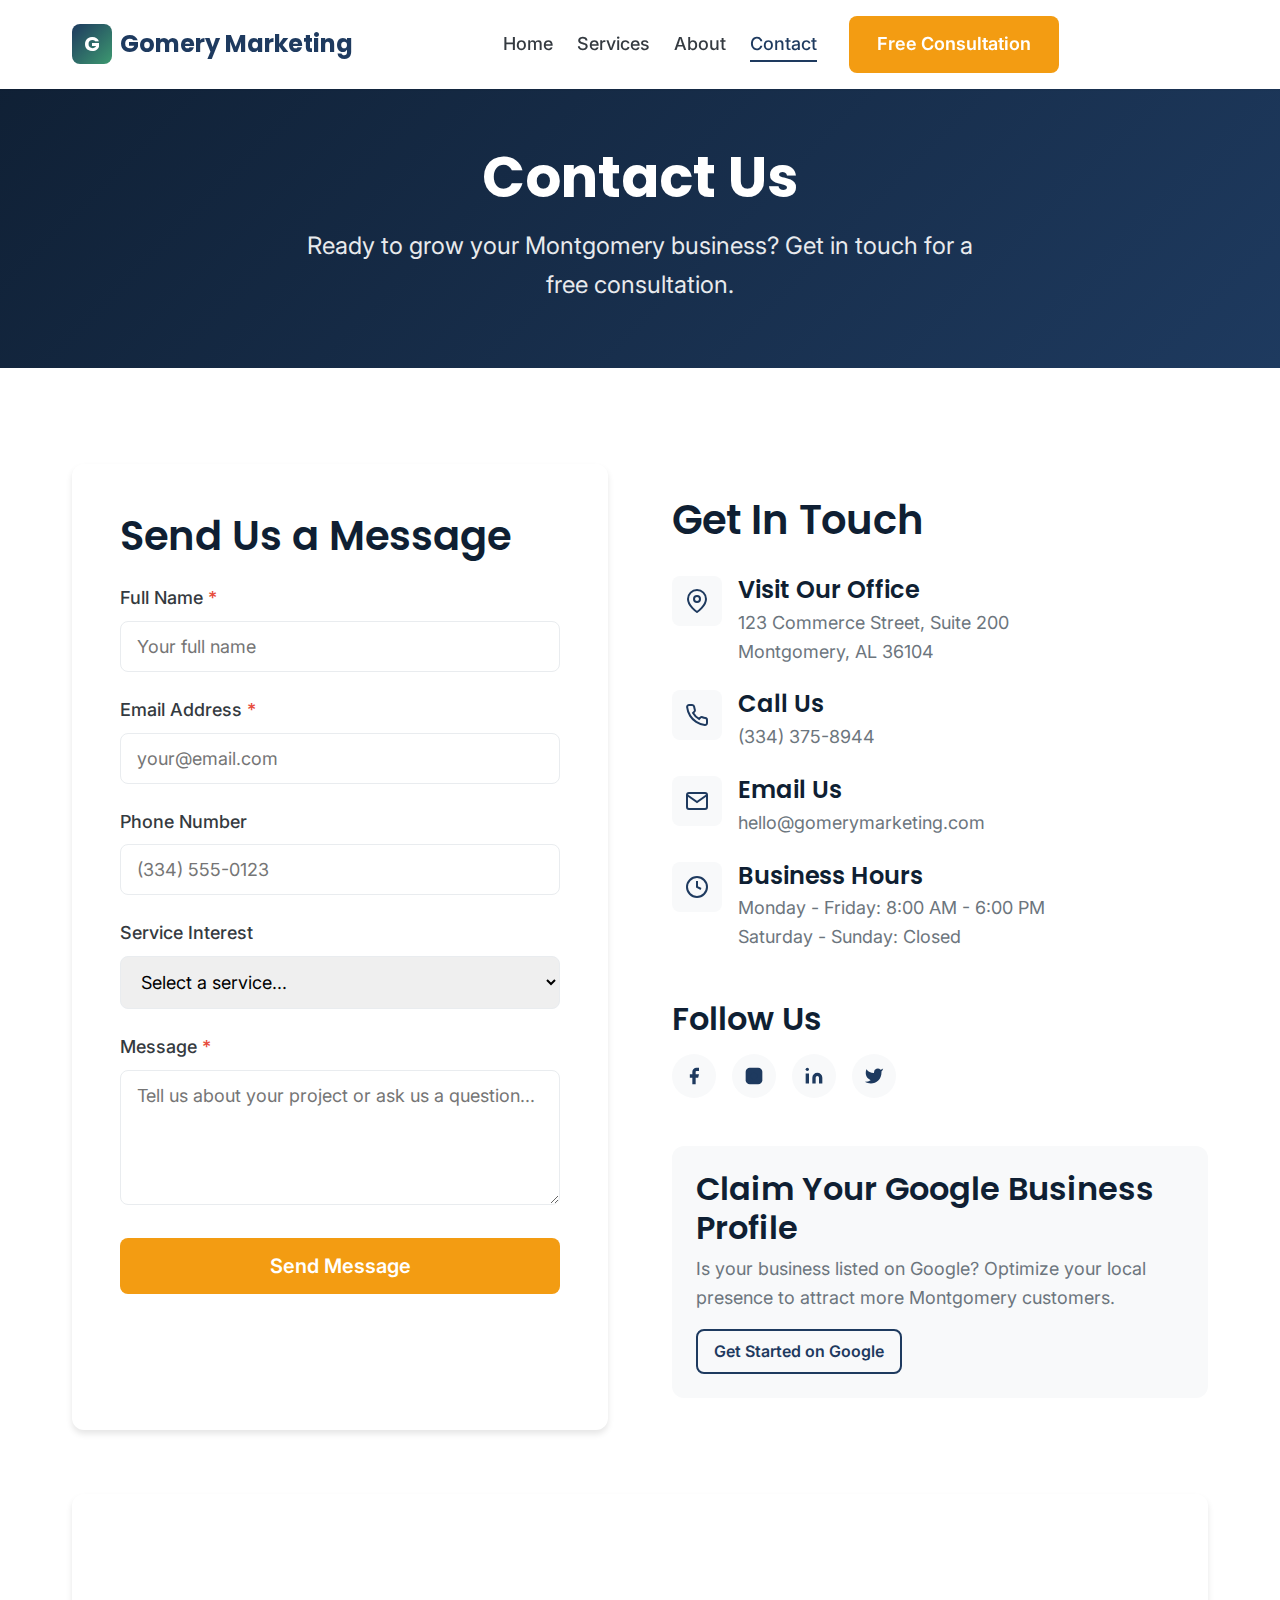
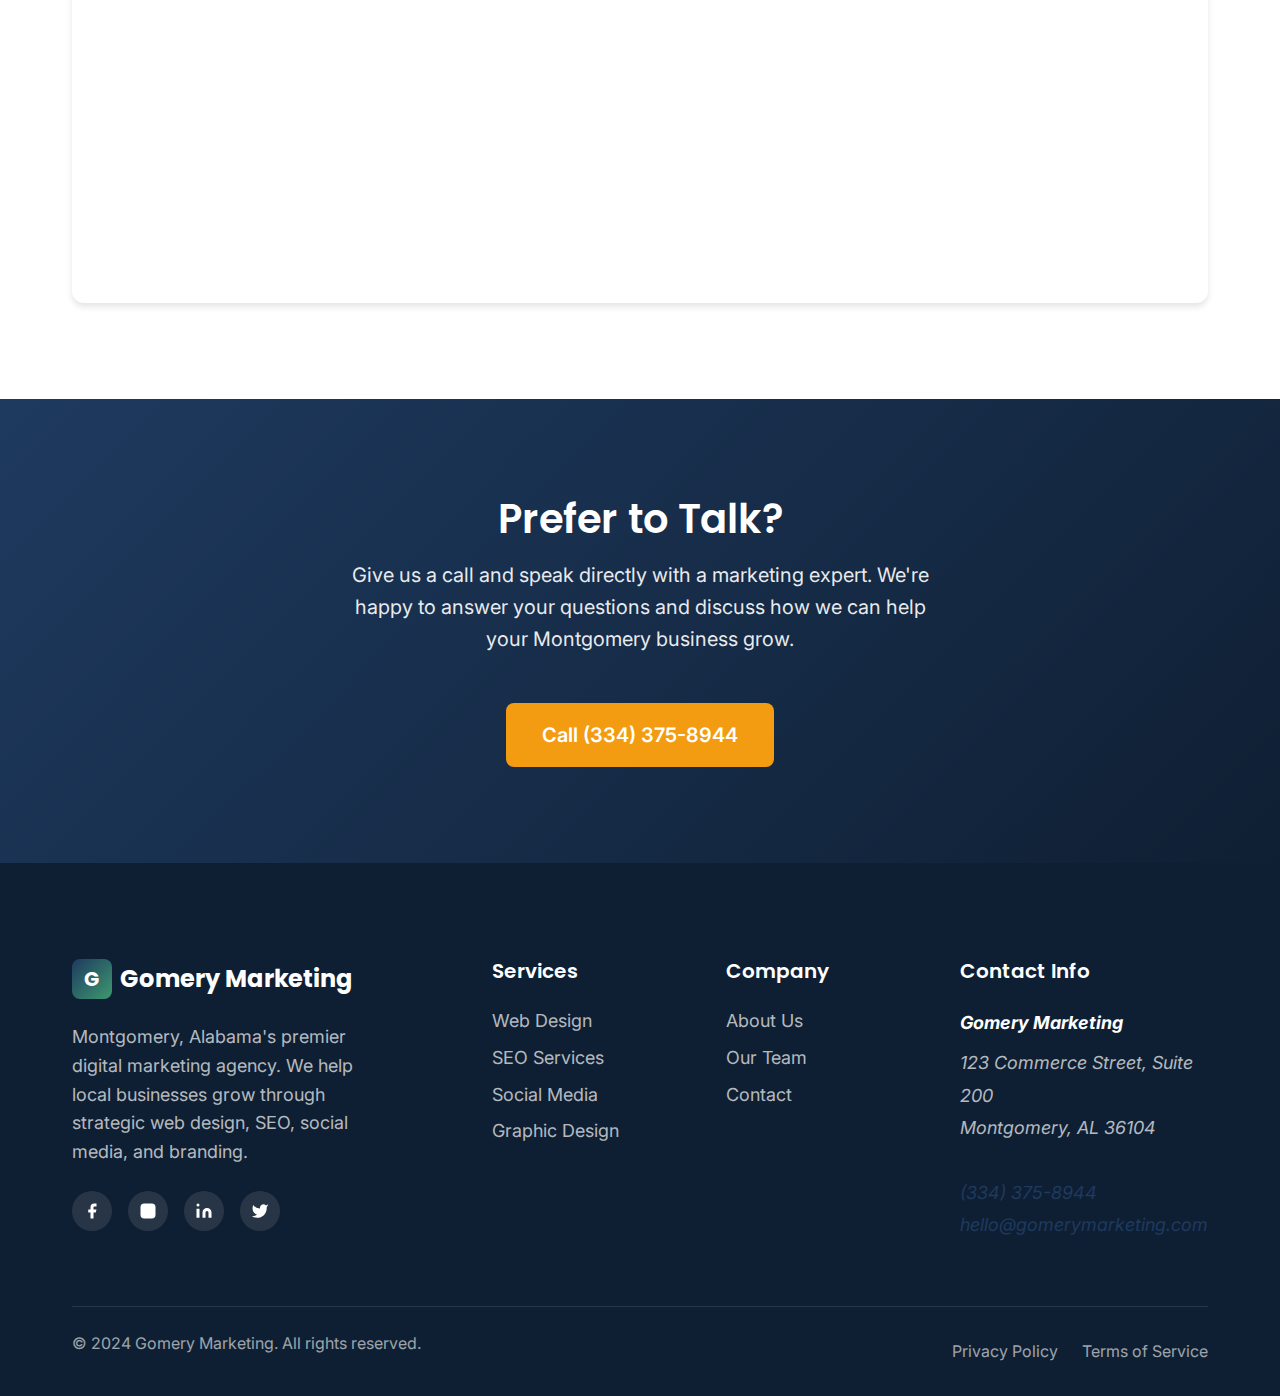
<file: contact.html>
<!DOCTYPE html>
<html lang="en">
<head>
  <meta charset="UTF-8">
  <meta name="viewport" content="width=device-width, initial-scale=1.0">
  <meta http-equiv="X-UA-Compatible" content="IE=edge">

  <!-- Primary Meta Tags -->
  <title>Contact Us | Gomery Marketing Montgomery Alabama</title>
  <meta name="description" content="Contact Gomery Marketing for a free consultation. We're located in downtown Montgomery, Alabama. Call (334) 555-0123 or visit our office on Commerce Street.">
  <meta name="keywords" content="contact Gomery Marketing, Montgomery Alabama marketing agency, digital marketing consultation, Montgomery AL marketing company">
  <meta name="author" content="Gomery Marketing">
  <meta name="robots" content="index, follow">
  <link rel="canonical" href="https://www.gomerymarketing.com/contact.html">

  <!-- Open Graph / Facebook -->
  <meta property="og:type" content="website">
  <meta property="og:url" content="https://www.gomerymarketing.com/contact.html">
  <meta property="og:title" content="Contact Us | Gomery Marketing Montgomery Alabama">
  <meta property="og:description" content="Contact Gomery Marketing for a free consultation. We're located in downtown Montgomery, Alabama.">
  <meta property="og:image" content="https://www.gomerymarketing.com/images/og-contact.jpg">
  <meta property="og:locale" content="en_US">
  <meta property="og:site_name" content="Gomery Marketing">

  <!-- Twitter -->
  <meta name="twitter:card" content="summary_large_image">
  <meta name="twitter:url" content="https://www.gomerymarketing.com/contact.html">
  <meta name="twitter:title" content="Contact Us | Gomery Marketing Montgomery Alabama">
  <meta name="twitter:description" content="Contact Gomery Marketing for a free consultation. We're located in downtown Montgomery, Alabama.">
  <meta name="twitter:image" content="https://www.gomerymarketing.com/images/twitter-contact.jpg">

  <!-- Favicon -->
  <link rel="icon" type="image/svg+xml" href="data:image/svg+xml,<svg xmlns='http://www.w3.org/2000/svg' viewBox='0 0 100 100'><rect fill='%231e3a5f' rx='15' width='100' height='100'/><text x='50' y='68' text-anchor='middle' font-size='55' font-family='sans-serif' font-weight='bold' fill='white'>G</text></svg>">

  <!-- Preconnect to Google Fonts -->
  <link rel="preconnect" href="https://fonts.googleapis.com">
  <link rel="preconnect" href="https://fonts.gstatic.com" crossorigin>
  <link href="https://fonts.googleapis.com/css2?family=Inter:wght@400;500;600;700&family=Poppins:wght@600;700&display=swap" rel="stylesheet">

  <!-- Stylesheet -->
  <link rel="stylesheet" href="css/styles.css">

  <!-- Schema.org ContactPage Structured Data -->
  <script type="application/ld+json">
  {
    "@context": "https://schema.org",
    "@type": "ContactPage",
    "name": "Contact Gomery Marketing",
    "description": "Contact page for Gomery Marketing, a digital marketing agency in Montgomery, Alabama",
    "url": "https://www.gomerymarketing.com/contact.html",
    "mainEntity": {
      "@type": "LocalBusiness",
      "@id": "https://www.gomerymarketing.com/#organization",
      "name": "Gomery Marketing",
      "telephone": "(334) 555-0123",
      "email": "hello@gomerymarketing.com",
      "address": {
        "@type": "PostalAddress",
        "streetAddress": "123 Commerce Street, Suite 200",
        "addressLocality": "Montgomery",
        "addressRegion": "AL",
        "postalCode": "36104",
        "addressCountry": "US"
      },
      "geo": {
        "@type": "GeoCoordinates",
        "latitude": 32.3792,
        "longitude": -86.3077
      },
      "openingHoursSpecification": [
        {
          "@type": "OpeningHoursSpecification",
          "dayOfWeek": ["Monday", "Tuesday", "Wednesday", "Thursday", "Friday"],
          "opens": "08:00",
          "closes": "18:00"
        }
      ]
    }
  }
  </script>
</head>
<body>
  <!-- Header -->
  <header class="header" role="banner">
    <div class="container">
      <div class="header__inner">
        <a href="index.html" class="logo" aria-label="Gomery Marketing - Home">
          <span class="logo__icon" aria-hidden="true">G</span>
          <span>Gomery Marketing</span>
        </a>

        <button class="nav-toggle" aria-label="Toggle navigation menu" aria-expanded="false" aria-controls="main-nav">
          <span class="nav-toggle__bar" aria-hidden="true"></span>
          <span class="nav-toggle__bar" aria-hidden="true"></span>
          <span class="nav-toggle__bar" aria-hidden="true"></span>
        </button>

        <nav class="nav" id="main-nav" role="navigation" aria-label="Main navigation">
          <ul class="nav__list">
            <li><a href="index.html" class="nav__link">Home</a></li>
            <li><a href="services.html" class="nav__link">Services</a></li>
            <li><a href="about.html" class="nav__link">About</a></li>
            <li><a href="contact.html" class="nav__link nav__link--active">Contact</a></li>
          </ul>
          <a href="contact.html" class="btn btn--primary nav__cta">Free Consultation</a>
        </nav>

        <div class="nav-overlay" aria-hidden="true"></div>
      </div>
    </div>
  </header>

  <main id="main-content" role="main">
    <!-- Page Hero -->
    <section class="page-hero" aria-labelledby="page-title">
      <div class="container">
        <h1 id="page-title" class="page-hero__title">Contact Us</h1>
        <p class="page-hero__description">
          Ready to grow your Montgomery business? Get in touch for a free consultation.
        </p>
      </div>
    </section>

    <!-- Contact Section -->
    <section class="section" aria-labelledby="contact-form-title">
      <div class="container">
        <div class="contact-grid">
          <!-- Contact Form -->
          <div class="contact-form">
            <h2 id="contact-form-title" class="mb-lg">Send Us a Message</h2>
            <form id="contactForm" action="#" method="POST" novalidate>
              <div class="form-group">
                <label for="name">Full Name <span class="required" aria-hidden="true">*</span></label>
                <input type="text" id="name" name="name" required aria-required="true" placeholder="Your full name" autocomplete="name">
                <p class="form-error" id="name-error" role="alert">Please enter your name</p>
              </div>

              <div class="form-group">
                <label for="email">Email Address <span class="required" aria-hidden="true">*</span></label>
                <input type="email" id="email" name="email" required aria-required="true" placeholder="your@email.com" autocomplete="email">
                <p class="form-error" id="email-error" role="alert">Please enter a valid email address</p>
              </div>

              <div class="form-group">
                <label for="phone">Phone Number</label>
                <input type="tel" id="phone" name="phone" placeholder="(334) 555-0123" autocomplete="tel">
              </div>

              <div class="form-group">
                <label for="service">Service Interest</label>
                <select id="service" name="service">
                  <option value="">Select a service...</option>
                  <option value="web-design">Website Design & Development</option>
                  <option value="seo">Search Engine Optimization (SEO)</option>
                  <option value="social-media">Social Media Marketing</option>
                  <option value="graphic-design">Graphic Design & Branding</option>
                  <option value="full-service">Full-Service Marketing</option>
                  <option value="other">Other / Not Sure</option>
                </select>
              </div>

              <div class="form-group">
                <label for="message">Message <span class="required" aria-hidden="true">*</span></label>
                <textarea id="message" name="message" rows="5" required aria-required="true" placeholder="Tell us about your project or ask us a question..."></textarea>
                <p class="form-error" id="message-error" role="alert">Please enter your message</p>
              </div>

              <button type="submit" class="btn btn--primary btn--lg" style="width: 100%;">
                Send Message
              </button>

              <div class="form-success" id="form-success" role="alert">
                <strong>Thank you!</strong> Your message has been sent. We'll get back to you within one business day.
              </div>
            </form>
          </div>

          <!-- Contact Info -->
          <div class="contact-info">
            <h2 class="contact-info__title">Get In Touch</h2>

            <div class="contact-info__list">
              <div class="contact-info__item">
                <div class="contact-info__icon" aria-hidden="true">
                  <svg viewBox="0 0 24 24"><path d="M21 10c0 7-9 13-9 13s-9-6-9-13a9 9 0 0 1 18 0z"/><circle cx="12" cy="10" r="3"/></svg>
                </div>
                <div class="contact-info__content">
                  <h4>Visit Our Office</h4>
                  <address style="font-style: normal;">
                    <p>123 Commerce Street, Suite 200<br>Montgomery, AL 36104</p>
                  </address>
                </div>
              </div>

              <div class="contact-info__item">
                <div class="contact-info__icon" aria-hidden="true">
                  <svg viewBox="0 0 24 24"><path d="M22 16.92v3a2 2 0 0 1-2.18 2 19.79 19.79 0 0 1-8.63-3.07 19.5 19.5 0 0 1-6-6 19.79 19.79 0 0 1-3.07-8.67A2 2 0 0 1 4.11 2h3a2 2 0 0 1 2 1.72 12.84 12.84 0 0 0 .7 2.81 2 2 0 0 1-.45 2.11L8.09 9.91a16 16 0 0 0 6 6l1.27-1.27a2 2 0 0 1 2.11-.45 12.84 12.84 0 0 0 2.81.7A2 2 0 0 1 22 16.92z"/></svg>
                </div>
                <div class="contact-info__content">
                  <h4>Call Us</h4>
                  <p><a href="tel:+13343758944">(334) 375-8944</a></p>
                </div>
              </div>

              <div class="contact-info__item">
                <div class="contact-info__icon" aria-hidden="true">
                  <svg viewBox="0 0 24 24"><path d="M4 4h16c1.1 0 2 .9 2 2v12c0 1.1-.9 2-2 2H4c-1.1 0-2-.9-2-2V6c0-1.1.9-2 2-2z"/><polyline points="22,6 12,13 2,6"/></svg>
                </div>
                <div class="contact-info__content">
                  <h4>Email Us</h4>
                  <p><a href="mailto:hello@gomerymarketing.com">hello@gomerymarketing.com</a></p>
                </div>
              </div>

              <div class="contact-info__item">
                <div class="contact-info__icon" aria-hidden="true">
                  <svg viewBox="0 0 24 24"><circle cx="12" cy="12" r="10"/><polyline points="12 6 12 12 16 14"/></svg>
                </div>
                <div class="contact-info__content">
                  <h4>Business Hours</h4>
                  <p>Monday - Friday: 8:00 AM - 6:00 PM<br>Saturday - Sunday: Closed</p>
                </div>
              </div>
            </div>

            <h3 class="mb-md">Follow Us</h3>
            <div class="social-links">
              <a href="https://www.facebook.com/gomerymarketing" class="social-link" aria-label="Follow us on Facebook" target="_blank" rel="noopener noreferrer">
                <svg viewBox="0 0 24 24"><path d="M18 2h-3a5 5 0 0 0-5 5v3H7v4h3v8h4v-8h3l1-4h-4V7a1 1 0 0 1 1-1h3z"/></svg>
              </a>
              <a href="https://www.instagram.com/gomerymarketing" class="social-link" aria-label="Follow us on Instagram" target="_blank" rel="noopener noreferrer">
                <svg viewBox="0 0 24 24"><rect x="2" y="2" width="20" height="20" rx="5" ry="5"/><path d="M16 11.37A4 4 0 1 1 12.63 8 4 4 0 0 1 16 11.37z"/><line x1="17.5" y1="6.5" x2="17.51" y2="6.5"/></svg>
              </a>
              <a href="https://www.linkedin.com/company/gomerymarketing" class="social-link" aria-label="Connect with us on LinkedIn" target="_blank" rel="noopener noreferrer">
                <svg viewBox="0 0 24 24"><path d="M16 8a6 6 0 0 1 6 6v7h-4v-7a2 2 0 0 0-2-2 2 2 0 0 0-2 2v7h-4v-7a6 6 0 0 1 6-6z"/><rect x="2" y="9" width="4" height="12"/><circle cx="4" cy="4" r="2"/></svg>
              </a>
              <a href="https://twitter.com/gomerymarketing" class="social-link" aria-label="Follow us on Twitter" target="_blank" rel="noopener noreferrer">
                <svg viewBox="0 0 24 24"><path d="M23 3a10.9 10.9 0 0 1-3.14 1.53 4.48 4.48 0 0 0-7.86 3v1A10.66 10.66 0 0 1 3 4s-4 9 5 13a11.64 11.64 0 0 1-7 2c9 5 20 0 20-11.5a4.5 4.5 0 0 0-.08-.83A7.72 7.72 0 0 0 23 3z"/></svg>
              </a>
            </div>

            <div class="mt-2xl" style="padding: var(--space-lg); background-color: var(--color-off-white); border-radius: var(--border-radius-lg);">
              <h3 class="mb-sm">Claim Your Google Business Profile</h3>
              <p style="color: var(--color-gray); margin-bottom: var(--space-md);">
                Is your business listed on Google? Optimize your local presence to attract more Montgomery customers.
              </p>
              <a href="https://business.google.com/" class="btn btn--outline btn--sm" target="_blank" rel="noopener noreferrer">
                Get Started on Google
              </a>
            </div>
          </div>
        </div>

        <!-- Google Maps -->
        <div class="map-container" aria-label="Map showing Gomery Marketing office location in downtown Montgomery, Alabama">
          <iframe
            src="https://www.google.com/maps/embed?pb=!1m18!1m12!1m3!1d3367.6757832477386!2d-86.31008968480887!3d32.377839881106!2m3!1f0!2f0!3f0!3m2!1i1024!2i768!4f13.1!3m3!1m2!1s0x888e8194b0d481f9%3A0x8417b3a2b3d3a8c5!2sCommerce%20St%2C%20Montgomery%2C%20AL!5e0!3m2!1sen!2sus!4v1699000000000!5m2!1sen!2sus"
            width="600"
            height="400"
            style="border:0;"
            allowfullscreen=""
            loading="lazy"
            referrerpolicy="no-referrer-when-downgrade"
            title="Map to Gomery Marketing office at 123 Commerce Street, Montgomery, AL">
          </iframe>
        </div>
      </div>
    </section>

    <!-- CTA Section -->
    <section class="cta" aria-labelledby="cta-title">
      <div class="container">
        <h2 id="cta-title" class="cta__title">Prefer to Talk?</h2>
        <p class="cta__description">
          Give us a call and speak directly with a marketing expert. We're happy to answer your questions and discuss how we can help your Montgomery business grow.
        </p>
        <a href="tel:+13343758944" class="btn btn--primary btn--lg">Call (334) 375-8944</a>
      </div>
    </section>
  </main>

  <!-- Footer -->
  <footer class="footer" role="contentinfo">
    <div class="container">
      <div class="footer__grid">
        <div class="footer__brand">
          <a href="index.html" class="footer__logo">
            <span class="logo__icon" aria-hidden="true">G</span>
            <span>Gomery Marketing</span>
          </a>
          <p class="footer__description">
            Montgomery, Alabama's premier digital marketing agency. We help local businesses grow through strategic web design, SEO, social media, and branding.
          </p>
          <div class="footer__social">
            <a href="https://www.facebook.com/gomerymarketing" class="footer__social-link" aria-label="Follow us on Facebook" target="_blank" rel="noopener noreferrer">
              <svg viewBox="0 0 24 24"><path d="M18 2h-3a5 5 0 0 0-5 5v3H7v4h3v8h4v-8h3l1-4h-4V7a1 1 0 0 1 1-1h3z"/></svg>
            </a>
            <a href="https://www.instagram.com/gomerymarketing" class="footer__social-link" aria-label="Follow us on Instagram" target="_blank" rel="noopener noreferrer">
              <svg viewBox="0 0 24 24"><rect x="2" y="2" width="20" height="20" rx="5" ry="5"/><path d="M16 11.37A4 4 0 1 1 12.63 8 4 4 0 0 1 16 11.37z"/><line x1="17.5" y1="6.5" x2="17.51" y2="6.5"/></svg>
            </a>
            <a href="https://www.linkedin.com/company/gomerymarketing" class="footer__social-link" aria-label="Connect with us on LinkedIn" target="_blank" rel="noopener noreferrer">
              <svg viewBox="0 0 24 24"><path d="M16 8a6 6 0 0 1 6 6v7h-4v-7a2 2 0 0 0-2-2 2 2 0 0 0-2 2v7h-4v-7a6 6 0 0 1 6-6z"/><rect x="2" y="9" width="4" height="12"/><circle cx="4" cy="4" r="2"/></svg>
            </a>
            <a href="https://twitter.com/gomerymarketing" class="footer__social-link" aria-label="Follow us on Twitter" target="_blank" rel="noopener noreferrer">
              <svg viewBox="0 0 24 24"><path d="M23 3a10.9 10.9 0 0 1-3.14 1.53 4.48 4.48 0 0 0-7.86 3v1A10.66 10.66 0 0 1 3 4s-4 9 5 13a11.64 11.64 0 0 1-7 2c9 5 20 0 20-11.5a4.5 4.5 0 0 0-.08-.83A7.72 7.72 0 0 0 23 3z"/></svg>
            </a>
          </div>
        </div>

        <div class="footer__column">
          <h4>Services</h4>
          <ul class="footer__links">
            <li><a href="services.html#web-design">Web Design</a></li>
            <li><a href="services.html#seo">SEO Services</a></li>
            <li><a href="services.html#social-media">Social Media</a></li>
            <li><a href="services.html#graphic-design">Graphic Design</a></li>
          </ul>
        </div>

        <div class="footer__column">
          <h4>Company</h4>
          <ul class="footer__links">
            <li><a href="about.html">About Us</a></li>
            <li><a href="about.html#team">Our Team</a></li>
            <li><a href="contact.html">Contact</a></li>
          </ul>
        </div>

        <div class="footer__column">
          <h4>Contact Info</h4>
          <address class="footer__nap">
            <strong>Gomery Marketing</strong>
            123 Commerce Street, Suite 200<br>
            Montgomery, AL 36104<br><br>
            <a href="tel:+13343758944">(334) 375-8944</a><br>
            <a href="mailto:hello@gomerymarketing.com">hello@gomerymarketing.com</a>
          </address>
        </div>
      </div>

      <div class="footer__bottom">
        <p class="footer__copyright">© 2024 Gomery Marketing. All rights reserved.</p>
        <div class="footer__legal">
          <a href="#">Privacy Policy</a>
          <a href="#">Terms of Service</a>
        </div>
      </div>
    </div>
  </footer>

  <!-- JavaScript -->
  <script src="js/main.js" defer></script>
</body>
</html>
</file>
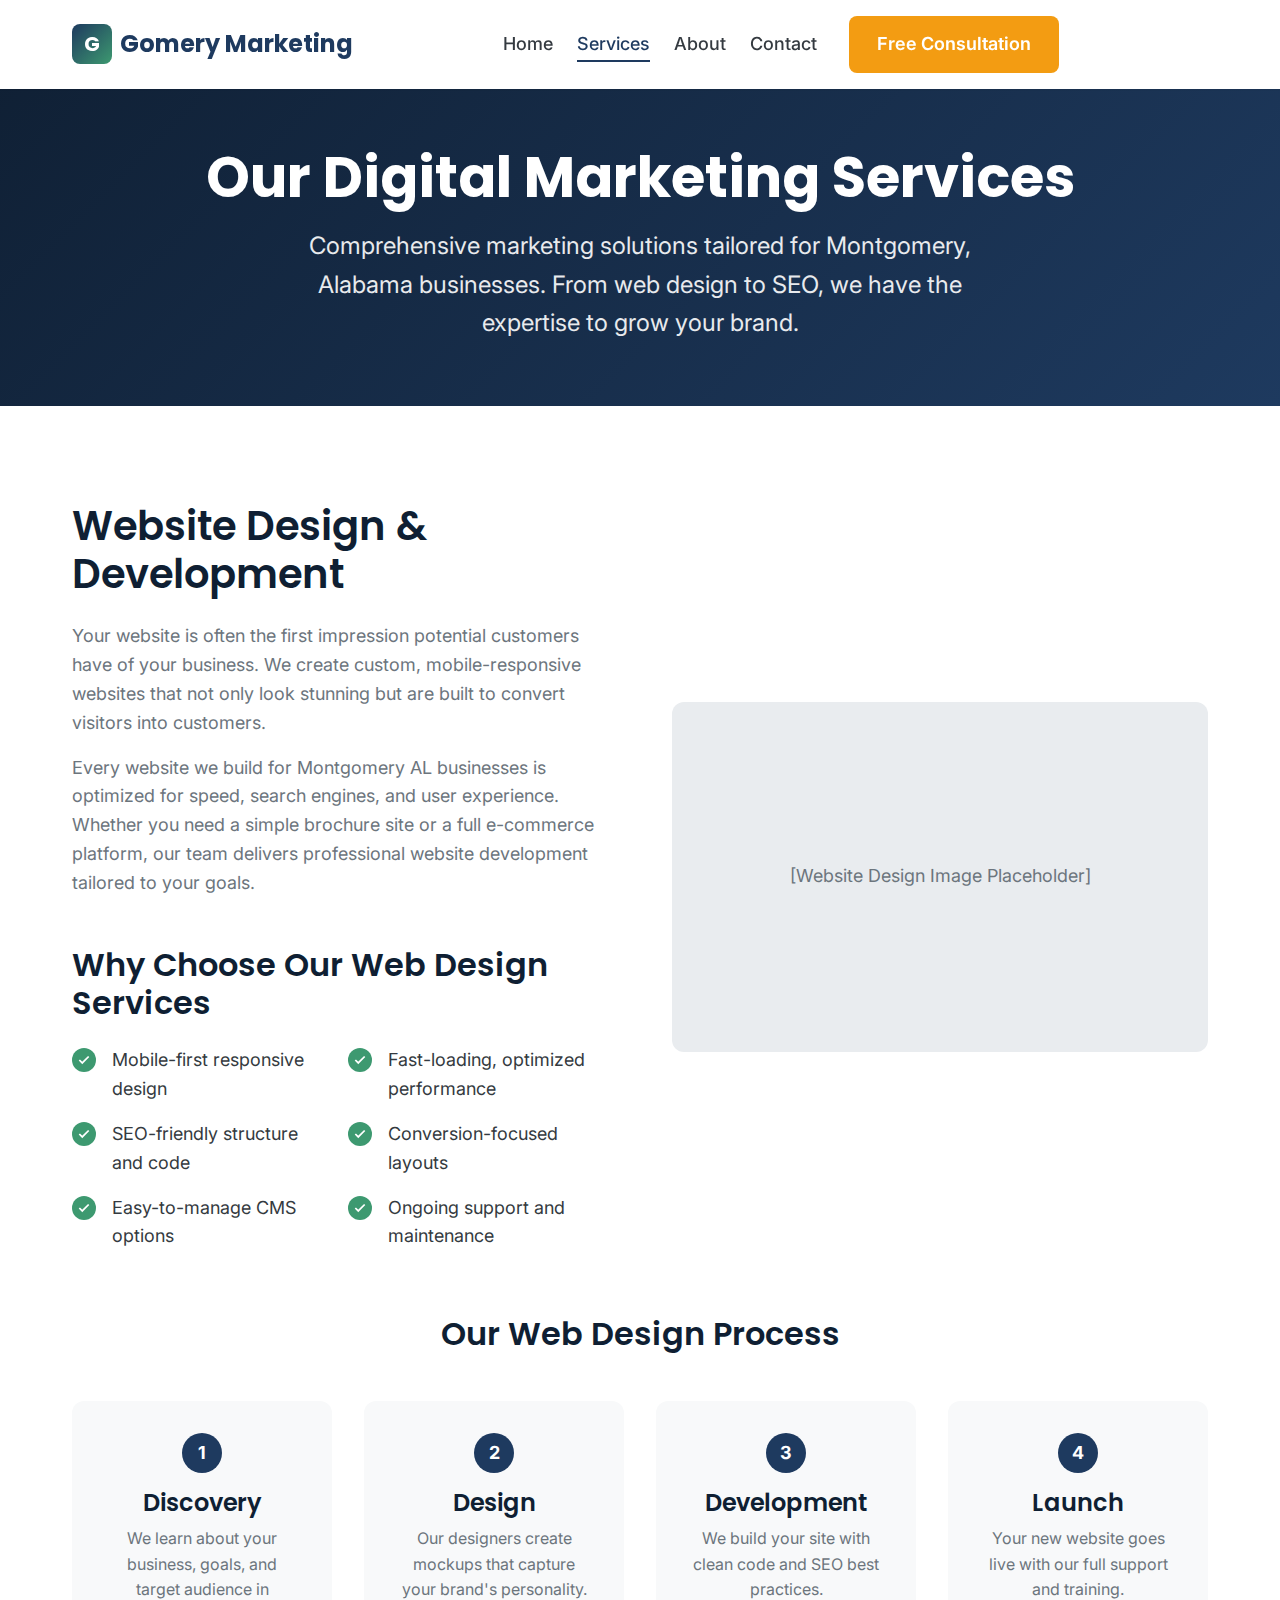
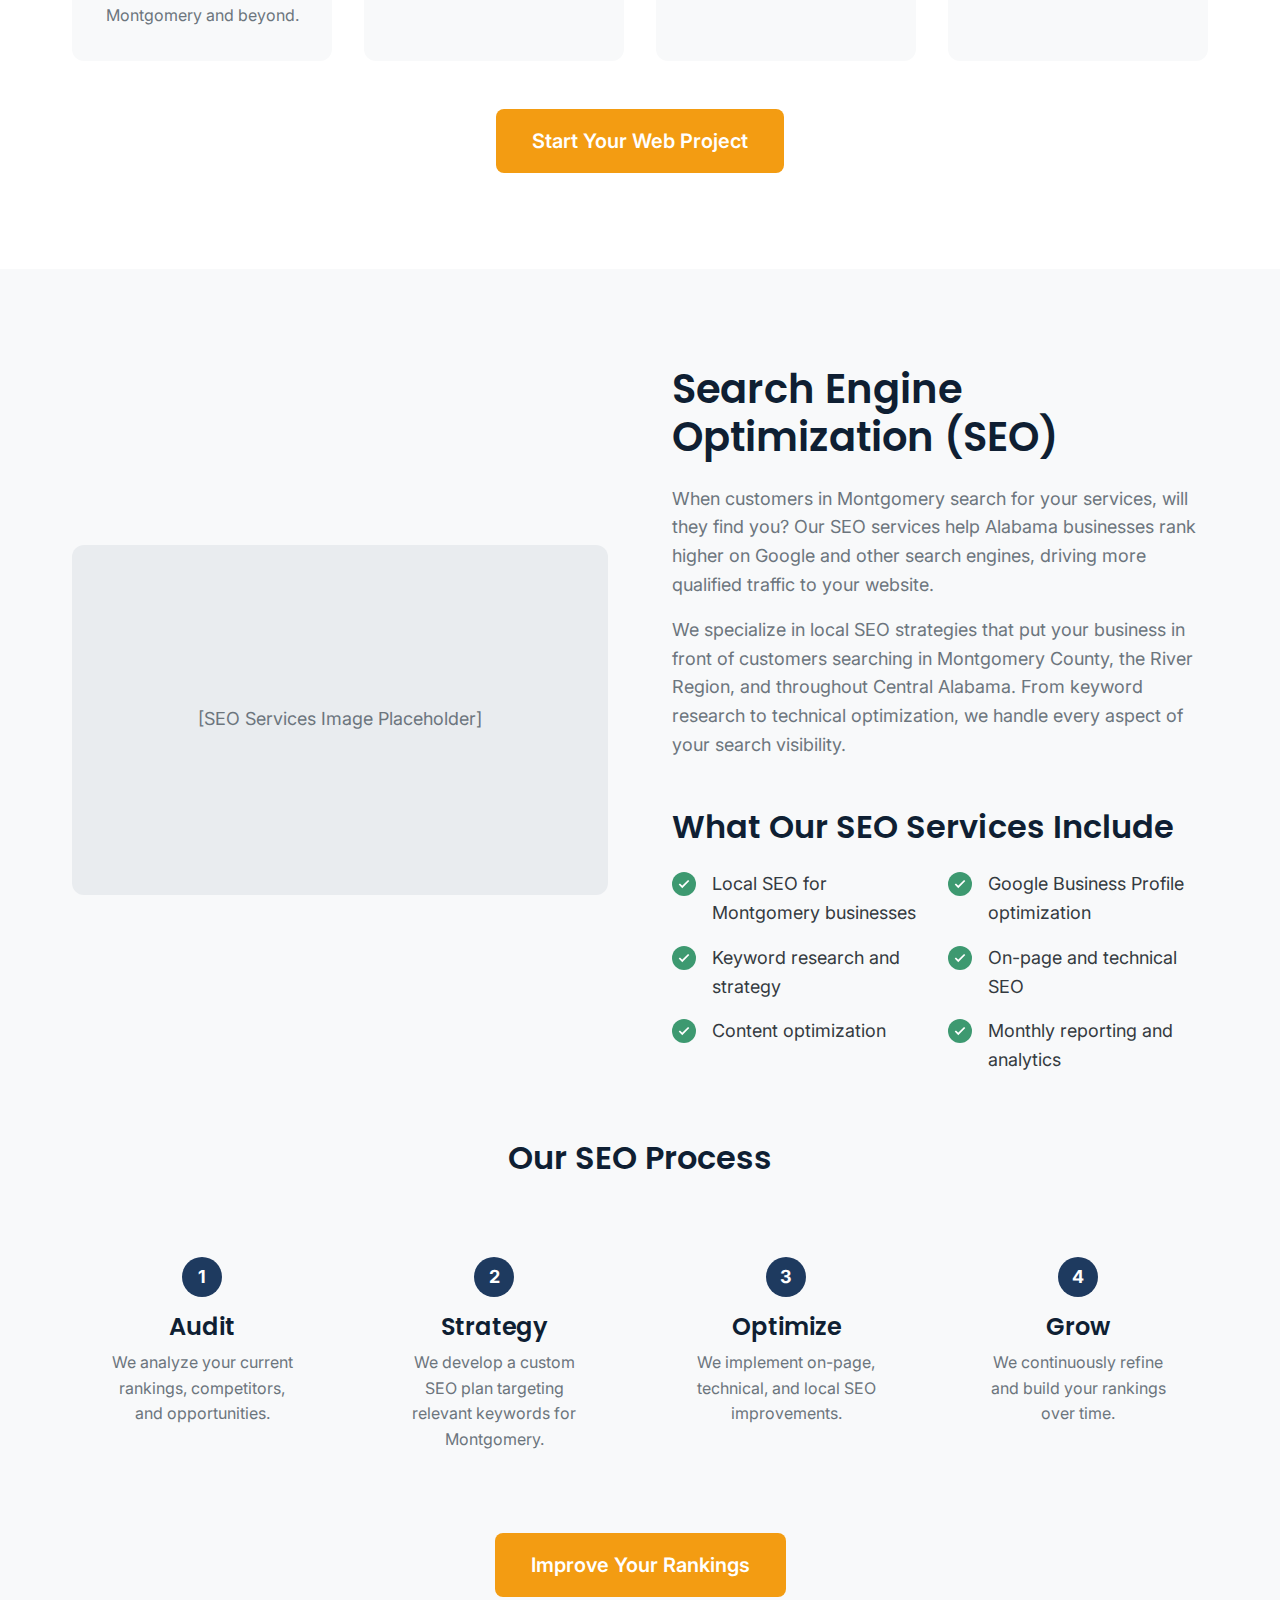
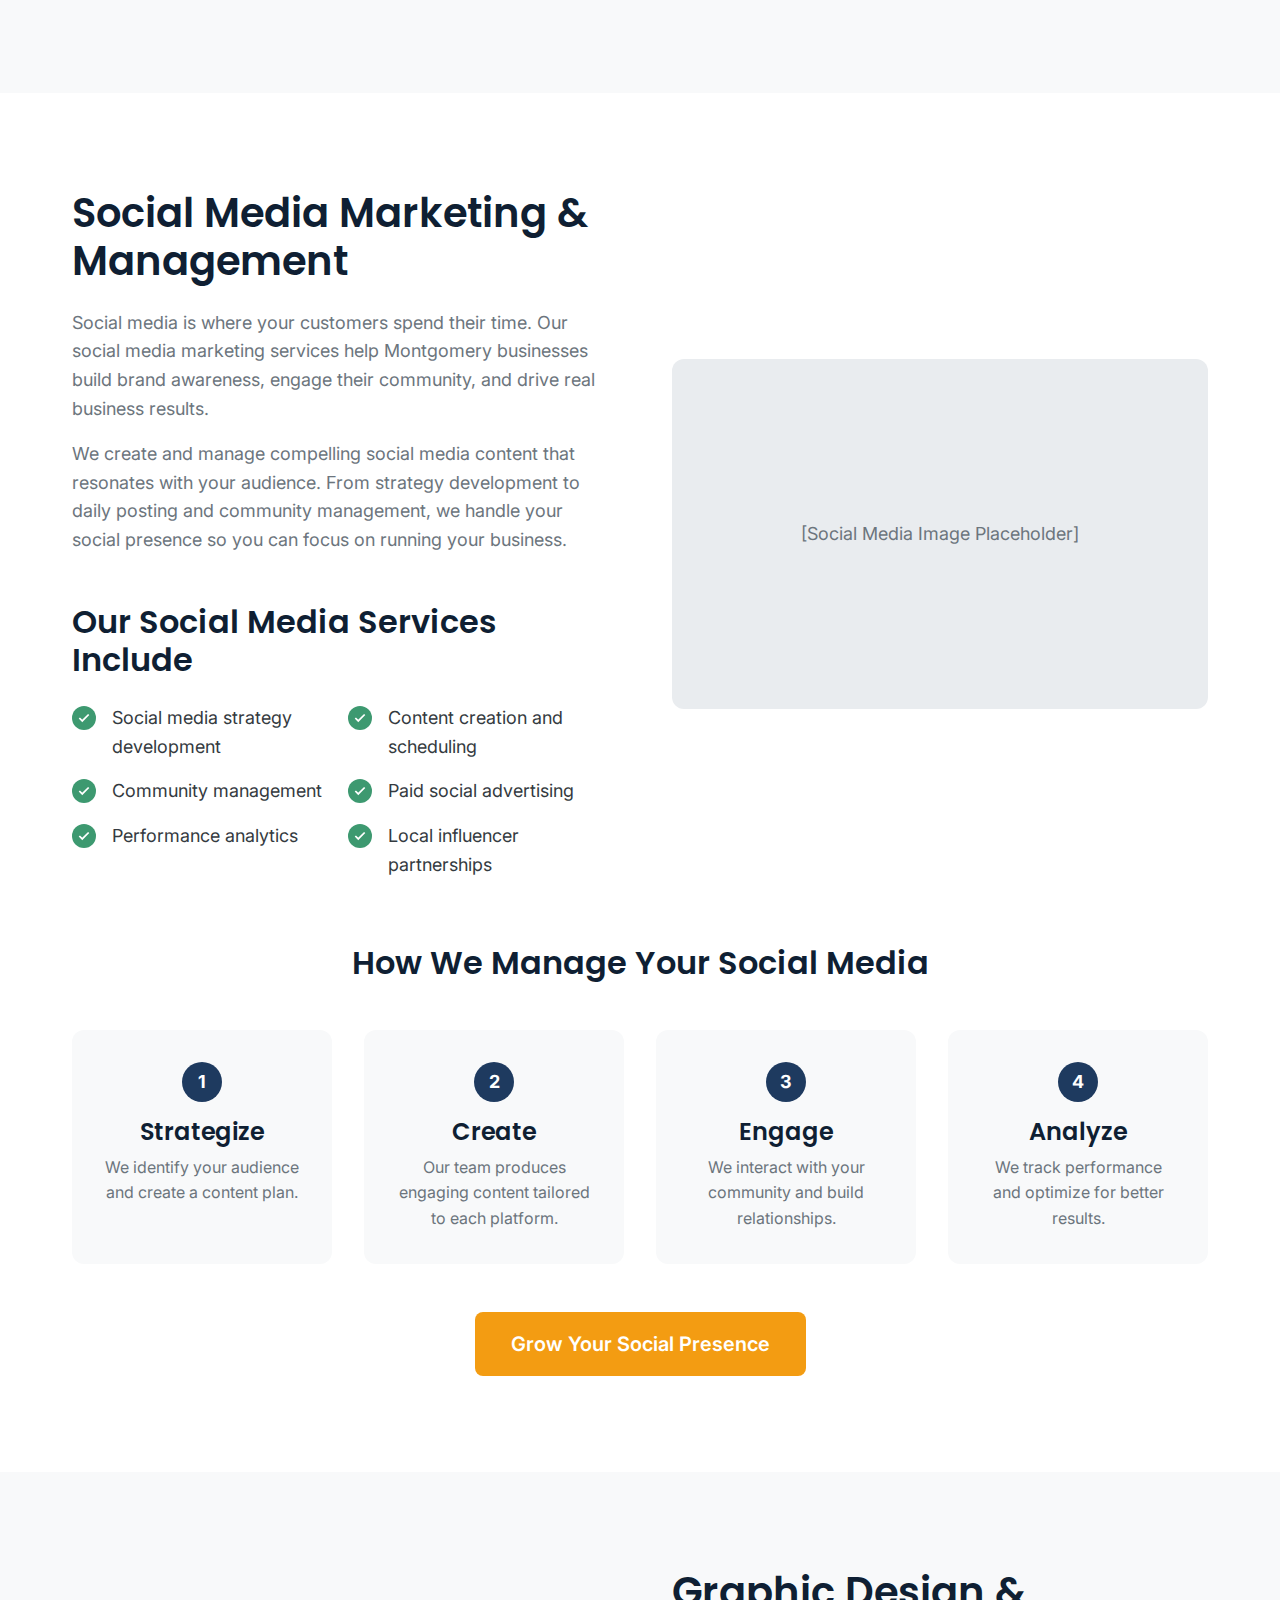
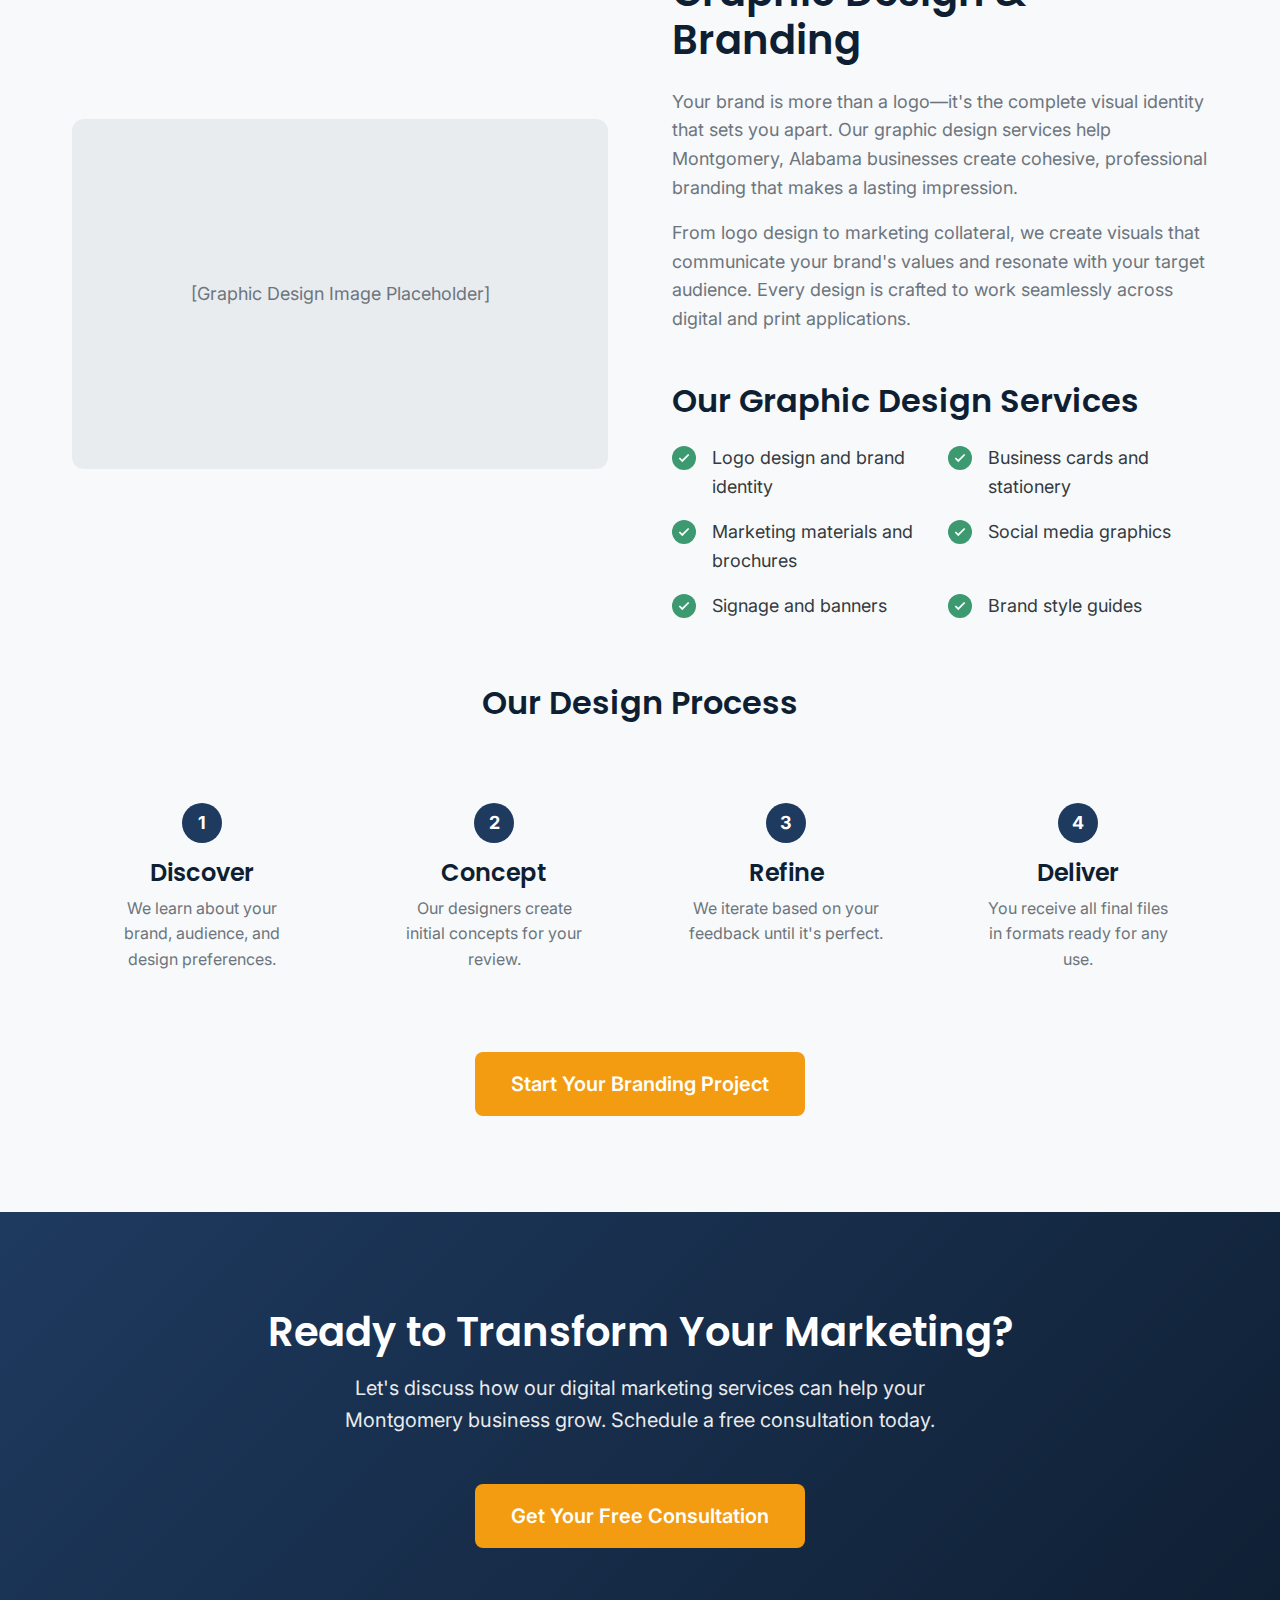
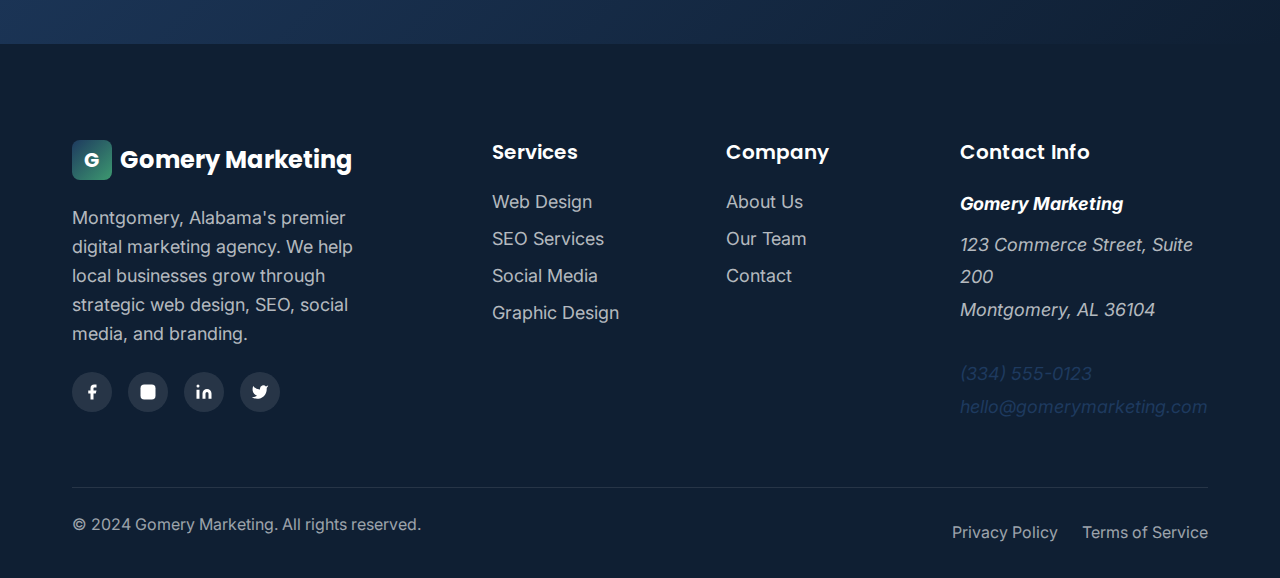
<file: services.html>
<!DOCTYPE html>
<html lang="en">
<head>
  <meta charset="UTF-8">
  <meta name="viewport" content="width=device-width, initial-scale=1.0">
  <meta http-equiv="X-UA-Compatible" content="IE=edge">

  <!-- Primary Meta Tags -->
  <title>Digital Marketing Services | Gomery Marketing Montgomery AL</title>
  <meta name="description" content="Full-service digital marketing for Montgomery, Alabama businesses. Web design, SEO, social media marketing, and graphic design services that drive results.">
  <meta name="keywords" content="Montgomery Alabama marketing agency, Montgomery AL web design, SEO services Montgomery Alabama, digital marketing Montgomery AL, website development Montgomery Alabama">
  <meta name="author" content="Gomery Marketing">
  <meta name="robots" content="index, follow">
  <link rel="canonical" href="https://www.gomerymarketing.com/services.html">

  <!-- Open Graph / Facebook -->
  <meta property="og:type" content="website">
  <meta property="og:url" content="https://www.gomerymarketing.com/services.html">
  <meta property="og:title" content="Digital Marketing Services | Gomery Marketing Montgomery AL">
  <meta property="og:description" content="Full-service digital marketing for Montgomery, Alabama businesses. Web design, SEO, social media marketing, and graphic design services.">
  <meta property="og:image" content="https://www.gomerymarketing.com/images/og-services.jpg">
  <meta property="og:locale" content="en_US">
  <meta property="og:site_name" content="Gomery Marketing">

  <!-- Twitter -->
  <meta name="twitter:card" content="summary_large_image">
  <meta name="twitter:url" content="https://www.gomerymarketing.com/services.html">
  <meta name="twitter:title" content="Digital Marketing Services | Gomery Marketing Montgomery AL">
  <meta name="twitter:description" content="Full-service digital marketing for Montgomery, Alabama businesses. Web design, SEO, social media marketing, and graphic design services.">
  <meta name="twitter:image" content="https://www.gomerymarketing.com/images/twitter-services.jpg">

  <!-- Favicon -->
  <link rel="icon" type="image/svg+xml" href="data:image/svg+xml,<svg xmlns='http://www.w3.org/2000/svg' viewBox='0 0 100 100'><rect fill='%231e3a5f' rx='15' width='100' height='100'/><text x='50' y='68' text-anchor='middle' font-size='55' font-family='sans-serif' font-weight='bold' fill='white'>G</text></svg>">

  <!-- Preconnect to Google Fonts -->
  <link rel="preconnect" href="https://fonts.googleapis.com">
  <link rel="preconnect" href="https://fonts.gstatic.com" crossorigin>
  <link href="https://fonts.googleapis.com/css2?family=Inter:wght@400;500;600;700&family=Poppins:wght@600;700&display=swap" rel="stylesheet">

  <!-- Stylesheet -->
  <link rel="stylesheet" href="css/styles.css">

  <!-- Schema.org Service Structured Data -->
  <script type="application/ld+json">
  {
    "@context": "https://schema.org",
    "@type": "Service",
    "serviceType": "Digital Marketing Services",
    "provider": {
      "@type": "LocalBusiness",
      "@id": "https://www.gomerymarketing.com/#organization",
      "name": "Gomery Marketing"
    },
    "areaServed": {
      "@type": "City",
      "name": "Montgomery",
      "containedInPlace": {
        "@type": "State",
        "name": "Alabama"
      }
    },
    "hasOfferCatalog": {
      "@type": "OfferCatalog",
      "name": "Digital Marketing Services",
      "itemListElement": [
        {
          "@type": "OfferCatalog",
          "name": "Website Design & Development",
          "description": "Custom website design and development for Montgomery, Alabama businesses"
        },
        {
          "@type": "OfferCatalog",
          "name": "Search Engine Optimization",
          "description": "SEO services to improve local search rankings in Montgomery and Central Alabama"
        },
        {
          "@type": "OfferCatalog",
          "name": "Social Media Marketing",
          "description": "Social media marketing and management for Alabama businesses"
        },
        {
          "@type": "OfferCatalog",
          "name": "Graphic Design & Branding",
          "description": "Professional graphic design and branding services in Montgomery, AL"
        }
      ]
    }
  }
  </script>
</head>
<body>
  <!-- Header -->
  <header class="header" role="banner">
    <div class="container">
      <div class="header__inner">
        <a href="index.html" class="logo" aria-label="Gomery Marketing - Home">
          <span class="logo__icon" aria-hidden="true">G</span>
          <span>Gomery Marketing</span>
        </a>

        <button class="nav-toggle" aria-label="Toggle navigation menu" aria-expanded="false" aria-controls="main-nav">
          <span class="nav-toggle__bar" aria-hidden="true"></span>
          <span class="nav-toggle__bar" aria-hidden="true"></span>
          <span class="nav-toggle__bar" aria-hidden="true"></span>
        </button>

        <nav class="nav" id="main-nav" role="navigation" aria-label="Main navigation">
          <ul class="nav__list">
            <li><a href="index.html" class="nav__link">Home</a></li>
            <li><a href="services.html" class="nav__link nav__link--active">Services</a></li>
            <li><a href="about.html" class="nav__link">About</a></li>
            <li><a href="contact.html" class="nav__link">Contact</a></li>
          </ul>
          <a href="contact.html" class="btn btn--primary nav__cta">Free Consultation</a>
        </nav>

        <div class="nav-overlay" aria-hidden="true"></div>
      </div>
    </div>
  </header>

  <main id="main-content" role="main">
    <!-- Page Hero -->
    <section class="page-hero" aria-labelledby="page-title">
      <div class="container">
        <h1 id="page-title" class="page-hero__title">Our Digital Marketing Services</h1>
        <p class="page-hero__description">
          Comprehensive marketing solutions tailored for Montgomery, Alabama businesses. From web design to SEO, we have the expertise to grow your brand.
        </p>
      </div>
    </section>

    <!-- Web Design Service -->
    <section id="web-design" class="section service-detail" aria-labelledby="web-design-title">
      <div class="container">
        <div class="service-detail__header">
          <div class="service-detail__content">
            <h2 id="web-design-title">Website Design & Development</h2>
            <p>
              Your website is often the first impression potential customers have of your business. We create custom, mobile-responsive websites that not only look stunning but are built to convert visitors into customers.
            </p>
            <p>
              Every website we build for Montgomery AL businesses is optimized for speed, search engines, and user experience. Whether you need a simple brochure site or a full e-commerce platform, our team delivers professional website development tailored to your goals.
            </p>

            <div class="service-detail__benefits">
              <h3>Why Choose Our Web Design Services</h3>
              <div class="benefits-list">
                <div class="benefit-item">
                  <div class="benefit-item__icon" aria-hidden="true">
                    <svg viewBox="0 0 24 24"><polyline points="20 6 9 17 4 12"/></svg>
                  </div>
                  <span class="benefit-item__text">Mobile-first responsive design</span>
                </div>
                <div class="benefit-item">
                  <div class="benefit-item__icon" aria-hidden="true">
                    <svg viewBox="0 0 24 24"><polyline points="20 6 9 17 4 12"/></svg>
                  </div>
                  <span class="benefit-item__text">Fast-loading, optimized performance</span>
                </div>
                <div class="benefit-item">
                  <div class="benefit-item__icon" aria-hidden="true">
                    <svg viewBox="0 0 24 24"><polyline points="20 6 9 17 4 12"/></svg>
                  </div>
                  <span class="benefit-item__text">SEO-friendly structure and code</span>
                </div>
                <div class="benefit-item">
                  <div class="benefit-item__icon" aria-hidden="true">
                    <svg viewBox="0 0 24 24"><polyline points="20 6 9 17 4 12"/></svg>
                  </div>
                  <span class="benefit-item__text">Conversion-focused layouts</span>
                </div>
                <div class="benefit-item">
                  <div class="benefit-item__icon" aria-hidden="true">
                    <svg viewBox="0 0 24 24"><polyline points="20 6 9 17 4 12"/></svg>
                  </div>
                  <span class="benefit-item__text">Easy-to-manage CMS options</span>
                </div>
                <div class="benefit-item">
                  <div class="benefit-item__icon" aria-hidden="true">
                    <svg viewBox="0 0 24 24"><polyline points="20 6 9 17 4 12"/></svg>
                  </div>
                  <span class="benefit-item__text">Ongoing support and maintenance</span>
                </div>
              </div>
            </div>
          </div>
          <div class="service-detail__image" aria-label="Web design illustration placeholder">
            [Website Design Image Placeholder]
          </div>
        </div>

        <div class="process">
          <h3 class="process__title">Our Web Design Process</h3>
          <div class="process-steps">
            <div class="process-step">
              <h4 class="process-step__title">Discovery</h4>
              <p class="process-step__description">We learn about your business, goals, and target audience in Montgomery and beyond.</p>
            </div>
            <div class="process-step">
              <h4 class="process-step__title">Design</h4>
              <p class="process-step__description">Our designers create mockups that capture your brand's personality.</p>
            </div>
            <div class="process-step">
              <h4 class="process-step__title">Development</h4>
              <p class="process-step__description">We build your site with clean code and SEO best practices.</p>
            </div>
            <div class="process-step">
              <h4 class="process-step__title">Launch</h4>
              <p class="process-step__description">Your new website goes live with our full support and training.</p>
            </div>
          </div>
        </div>

        <div class="text-center mt-2xl">
          <a href="contact.html" class="btn btn--primary btn--lg">Start Your Web Project</a>
        </div>
      </div>
    </section>

    <!-- SEO Service -->
    <section id="seo" class="section section--gray service-detail" aria-labelledby="seo-title">
      <div class="container">
        <div class="service-detail__header">
          <div class="service-detail__image" aria-label="SEO illustration placeholder">
            [SEO Services Image Placeholder]
          </div>
          <div class="service-detail__content">
            <h2 id="seo-title">Search Engine Optimization (SEO)</h2>
            <p>
              When customers in Montgomery search for your services, will they find you? Our SEO services help Alabama businesses rank higher on Google and other search engines, driving more qualified traffic to your website.
            </p>
            <p>
              We specialize in local SEO strategies that put your business in front of customers searching in Montgomery County, the River Region, and throughout Central Alabama. From keyword research to technical optimization, we handle every aspect of your search visibility.
            </p>

            <div class="service-detail__benefits">
              <h3>What Our SEO Services Include</h3>
              <div class="benefits-list">
                <div class="benefit-item">
                  <div class="benefit-item__icon" aria-hidden="true">
                    <svg viewBox="0 0 24 24"><polyline points="20 6 9 17 4 12"/></svg>
                  </div>
                  <span class="benefit-item__text">Local SEO for Montgomery businesses</span>
                </div>
                <div class="benefit-item">
                  <div class="benefit-item__icon" aria-hidden="true">
                    <svg viewBox="0 0 24 24"><polyline points="20 6 9 17 4 12"/></svg>
                  </div>
                  <span class="benefit-item__text">Google Business Profile optimization</span>
                </div>
                <div class="benefit-item">
                  <div class="benefit-item__icon" aria-hidden="true">
                    <svg viewBox="0 0 24 24"><polyline points="20 6 9 17 4 12"/></svg>
                  </div>
                  <span class="benefit-item__text">Keyword research and strategy</span>
                </div>
                <div class="benefit-item">
                  <div class="benefit-item__icon" aria-hidden="true">
                    <svg viewBox="0 0 24 24"><polyline points="20 6 9 17 4 12"/></svg>
                  </div>
                  <span class="benefit-item__text">On-page and technical SEO</span>
                </div>
                <div class="benefit-item">
                  <div class="benefit-item__icon" aria-hidden="true">
                    <svg viewBox="0 0 24 24"><polyline points="20 6 9 17 4 12"/></svg>
                  </div>
                  <span class="benefit-item__text">Content optimization</span>
                </div>
                <div class="benefit-item">
                  <div class="benefit-item__icon" aria-hidden="true">
                    <svg viewBox="0 0 24 24"><polyline points="20 6 9 17 4 12"/></svg>
                  </div>
                  <span class="benefit-item__text">Monthly reporting and analytics</span>
                </div>
              </div>
            </div>
          </div>
        </div>

        <div class="process">
          <h3 class="process__title">Our SEO Process</h3>
          <div class="process-steps">
            <div class="process-step">
              <h4 class="process-step__title">Audit</h4>
              <p class="process-step__description">We analyze your current rankings, competitors, and opportunities.</p>
            </div>
            <div class="process-step">
              <h4 class="process-step__title">Strategy</h4>
              <p class="process-step__description">We develop a custom SEO plan targeting relevant keywords for Montgomery.</p>
            </div>
            <div class="process-step">
              <h4 class="process-step__title">Optimize</h4>
              <p class="process-step__description">We implement on-page, technical, and local SEO improvements.</p>
            </div>
            <div class="process-step">
              <h4 class="process-step__title">Grow</h4>
              <p class="process-step__description">We continuously refine and build your rankings over time.</p>
            </div>
          </div>
        </div>

        <div class="text-center mt-2xl">
          <a href="contact.html" class="btn btn--primary btn--lg">Improve Your Rankings</a>
        </div>
      </div>
    </section>

    <!-- Social Media Service -->
    <section id="social-media" class="section service-detail" aria-labelledby="social-title">
      <div class="container">
        <div class="service-detail__header">
          <div class="service-detail__content">
            <h2 id="social-title">Social Media Marketing & Management</h2>
            <p>
              Social media is where your customers spend their time. Our social media marketing services help Montgomery businesses build brand awareness, engage their community, and drive real business results.
            </p>
            <p>
              We create and manage compelling social media content that resonates with your audience. From strategy development to daily posting and community management, we handle your social presence so you can focus on running your business.
            </p>

            <div class="service-detail__benefits">
              <h3>Our Social Media Services Include</h3>
              <div class="benefits-list">
                <div class="benefit-item">
                  <div class="benefit-item__icon" aria-hidden="true">
                    <svg viewBox="0 0 24 24"><polyline points="20 6 9 17 4 12"/></svg>
                  </div>
                  <span class="benefit-item__text">Social media strategy development</span>
                </div>
                <div class="benefit-item">
                  <div class="benefit-item__icon" aria-hidden="true">
                    <svg viewBox="0 0 24 24"><polyline points="20 6 9 17 4 12"/></svg>
                  </div>
                  <span class="benefit-item__text">Content creation and scheduling</span>
                </div>
                <div class="benefit-item">
                  <div class="benefit-item__icon" aria-hidden="true">
                    <svg viewBox="0 0 24 24"><polyline points="20 6 9 17 4 12"/></svg>
                  </div>
                  <span class="benefit-item__text">Community management</span>
                </div>
                <div class="benefit-item">
                  <div class="benefit-item__icon" aria-hidden="true">
                    <svg viewBox="0 0 24 24"><polyline points="20 6 9 17 4 12"/></svg>
                  </div>
                  <span class="benefit-item__text">Paid social advertising</span>
                </div>
                <div class="benefit-item">
                  <div class="benefit-item__icon" aria-hidden="true">
                    <svg viewBox="0 0 24 24"><polyline points="20 6 9 17 4 12"/></svg>
                  </div>
                  <span class="benefit-item__text">Performance analytics</span>
                </div>
                <div class="benefit-item">
                  <div class="benefit-item__icon" aria-hidden="true">
                    <svg viewBox="0 0 24 24"><polyline points="20 6 9 17 4 12"/></svg>
                  </div>
                  <span class="benefit-item__text">Local influencer partnerships</span>
                </div>
              </div>
            </div>
          </div>
          <div class="service-detail__image" aria-label="Social media marketing illustration placeholder">
            [Social Media Image Placeholder]
          </div>
        </div>

        <div class="process">
          <h3 class="process__title">How We Manage Your Social Media</h3>
          <div class="process-steps">
            <div class="process-step">
              <h4 class="process-step__title">Strategize</h4>
              <p class="process-step__description">We identify your audience and create a content plan.</p>
            </div>
            <div class="process-step">
              <h4 class="process-step__title">Create</h4>
              <p class="process-step__description">Our team produces engaging content tailored to each platform.</p>
            </div>
            <div class="process-step">
              <h4 class="process-step__title">Engage</h4>
              <p class="process-step__description">We interact with your community and build relationships.</p>
            </div>
            <div class="process-step">
              <h4 class="process-step__title">Analyze</h4>
              <p class="process-step__description">We track performance and optimize for better results.</p>
            </div>
          </div>
        </div>

        <div class="text-center mt-2xl">
          <a href="contact.html" class="btn btn--primary btn--lg">Grow Your Social Presence</a>
        </div>
      </div>
    </section>

    <!-- Graphic Design Service -->
    <section id="graphic-design" class="section section--gray service-detail" aria-labelledby="design-title">
      <div class="container">
        <div class="service-detail__header">
          <div class="service-detail__image" aria-label="Graphic design illustration placeholder">
            [Graphic Design Image Placeholder]
          </div>
          <div class="service-detail__content">
            <h2 id="design-title">Graphic Design & Branding</h2>
            <p>
              Your brand is more than a logo—it's the complete visual identity that sets you apart. Our graphic design services help Montgomery, Alabama businesses create cohesive, professional branding that makes a lasting impression.
            </p>
            <p>
              From logo design to marketing collateral, we create visuals that communicate your brand's values and resonate with your target audience. Every design is crafted to work seamlessly across digital and print applications.
            </p>

            <div class="service-detail__benefits">
              <h3>Our Graphic Design Services</h3>
              <div class="benefits-list">
                <div class="benefit-item">
                  <div class="benefit-item__icon" aria-hidden="true">
                    <svg viewBox="0 0 24 24"><polyline points="20 6 9 17 4 12"/></svg>
                  </div>
                  <span class="benefit-item__text">Logo design and brand identity</span>
                </div>
                <div class="benefit-item">
                  <div class="benefit-item__icon" aria-hidden="true">
                    <svg viewBox="0 0 24 24"><polyline points="20 6 9 17 4 12"/></svg>
                  </div>
                  <span class="benefit-item__text">Business cards and stationery</span>
                </div>
                <div class="benefit-item">
                  <div class="benefit-item__icon" aria-hidden="true">
                    <svg viewBox="0 0 24 24"><polyline points="20 6 9 17 4 12"/></svg>
                  </div>
                  <span class="benefit-item__text">Marketing materials and brochures</span>
                </div>
                <div class="benefit-item">
                  <div class="benefit-item__icon" aria-hidden="true">
                    <svg viewBox="0 0 24 24"><polyline points="20 6 9 17 4 12"/></svg>
                  </div>
                  <span class="benefit-item__text">Social media graphics</span>
                </div>
                <div class="benefit-item">
                  <div class="benefit-item__icon" aria-hidden="true">
                    <svg viewBox="0 0 24 24"><polyline points="20 6 9 17 4 12"/></svg>
                  </div>
                  <span class="benefit-item__text">Signage and banners</span>
                </div>
                <div class="benefit-item">
                  <div class="benefit-item__icon" aria-hidden="true">
                    <svg viewBox="0 0 24 24"><polyline points="20 6 9 17 4 12"/></svg>
                  </div>
                  <span class="benefit-item__text">Brand style guides</span>
                </div>
              </div>
            </div>
          </div>
        </div>

        <div class="process">
          <h3 class="process__title">Our Design Process</h3>
          <div class="process-steps">
            <div class="process-step">
              <h4 class="process-step__title">Discover</h4>
              <p class="process-step__description">We learn about your brand, audience, and design preferences.</p>
            </div>
            <div class="process-step">
              <h4 class="process-step__title">Concept</h4>
              <p class="process-step__description">Our designers create initial concepts for your review.</p>
            </div>
            <div class="process-step">
              <h4 class="process-step__title">Refine</h4>
              <p class="process-step__description">We iterate based on your feedback until it's perfect.</p>
            </div>
            <div class="process-step">
              <h4 class="process-step__title">Deliver</h4>
              <p class="process-step__description">You receive all final files in formats ready for any use.</p>
            </div>
          </div>
        </div>

        <div class="text-center mt-2xl">
          <a href="contact.html" class="btn btn--primary btn--lg">Start Your Branding Project</a>
        </div>
      </div>
    </section>

    <!-- CTA Section -->
    <section class="cta" aria-labelledby="cta-title">
      <div class="container">
        <h2 id="cta-title" class="cta__title">Ready to Transform Your Marketing?</h2>
        <p class="cta__description">
          Let's discuss how our digital marketing services can help your Montgomery business grow. Schedule a free consultation today.
        </p>
        <a href="contact.html" class="btn btn--primary btn--lg">Get Your Free Consultation</a>
      </div>
    </section>
  </main>

  <!-- Footer -->
  <footer class="footer" role="contentinfo">
    <div class="container">
      <div class="footer__grid">
        <div class="footer__brand">
          <a href="index.html" class="footer__logo">
            <span class="logo__icon" aria-hidden="true">G</span>
            <span>Gomery Marketing</span>
          </a>
          <p class="footer__description">
            Montgomery, Alabama's premier digital marketing agency. We help local businesses grow through strategic web design, SEO, social media, and branding.
          </p>
          <div class="footer__social">
            <a href="https://www.facebook.com/gomerymarketing" class="footer__social-link" aria-label="Follow us on Facebook" target="_blank" rel="noopener noreferrer">
              <svg viewBox="0 0 24 24"><path d="M18 2h-3a5 5 0 0 0-5 5v3H7v4h3v8h4v-8h3l1-4h-4V7a1 1 0 0 1 1-1h3z"/></svg>
            </a>
            <a href="https://www.instagram.com/gomerymarketing" class="footer__social-link" aria-label="Follow us on Instagram" target="_blank" rel="noopener noreferrer">
              <svg viewBox="0 0 24 24"><rect x="2" y="2" width="20" height="20" rx="5" ry="5"/><path d="M16 11.37A4 4 0 1 1 12.63 8 4 4 0 0 1 16 11.37z"/><line x1="17.5" y1="6.5" x2="17.51" y2="6.5"/></svg>
            </a>
            <a href="https://www.linkedin.com/company/gomerymarketing" class="footer__social-link" aria-label="Connect with us on LinkedIn" target="_blank" rel="noopener noreferrer">
              <svg viewBox="0 0 24 24"><path d="M16 8a6 6 0 0 1 6 6v7h-4v-7a2 2 0 0 0-2-2 2 2 0 0 0-2 2v7h-4v-7a6 6 0 0 1 6-6z"/><rect x="2" y="9" width="4" height="12"/><circle cx="4" cy="4" r="2"/></svg>
            </a>
            <a href="https://twitter.com/gomerymarketing" class="footer__social-link" aria-label="Follow us on Twitter" target="_blank" rel="noopener noreferrer">
              <svg viewBox="0 0 24 24"><path d="M23 3a10.9 10.9 0 0 1-3.14 1.53 4.48 4.48 0 0 0-7.86 3v1A10.66 10.66 0 0 1 3 4s-4 9 5 13a11.64 11.64 0 0 1-7 2c9 5 20 0 20-11.5a4.5 4.5 0 0 0-.08-.83A7.72 7.72 0 0 0 23 3z"/></svg>
            </a>
          </div>
        </div>

        <div class="footer__column">
          <h4>Services</h4>
          <ul class="footer__links">
            <li><a href="services.html#web-design">Web Design</a></li>
            <li><a href="services.html#seo">SEO Services</a></li>
            <li><a href="services.html#social-media">Social Media</a></li>
            <li><a href="services.html#graphic-design">Graphic Design</a></li>
          </ul>
        </div>

        <div class="footer__column">
          <h4>Company</h4>
          <ul class="footer__links">
            <li><a href="about.html">About Us</a></li>
            <li><a href="about.html#team">Our Team</a></li>
            <li><a href="contact.html">Contact</a></li>
          </ul>
        </div>

        <div class="footer__column">
          <h4>Contact Info</h4>
          <address class="footer__nap">
            <strong>Gomery Marketing</strong>
            123 Commerce Street, Suite 200<br>
            Montgomery, AL 36104<br><br>
            <a href="tel:+13345550123">(334) 555-0123</a><br>
            <a href="mailto:hello@gomerymarketing.com">hello@gomerymarketing.com</a>
          </address>
        </div>
      </div>

      <div class="footer__bottom">
        <p class="footer__copyright">© 2024 Gomery Marketing. All rights reserved.</p>
        <div class="footer__legal">
          <a href="#">Privacy Policy</a>
          <a href="#">Terms of Service</a>
        </div>
      </div>
    </div>
  </footer>

  <!-- JavaScript -->
  <script src="js/main.js" defer></script>
</body>
</html>
</file>
<file: css/styles.css>
/* ==========================================================================
   Gomery Marketing - Main Stylesheet
   Montgomery, Alabama's Premier Digital Marketing Agency
   ========================================================================== */

/* --------------------------------------------------------------------------
   CSS Custom Properties (Variables)
   -------------------------------------------------------------------------- */
:root {
  /* Brand Colors - Professional blue palette with green accent */
  --color-primary: #1e3a5f;        /* Deep navy blue - trust & professionalism */
  --color-primary-light: #2d5a8a;  /* Lighter blue for hover states */
  --color-primary-dark: #0f1f33;   /* Darker blue for contrast */
  --color-secondary: #3d9970;      /* Green accent - growth & success */
  --color-secondary-light: #4db882;
  --color-accent: #f39c12;         /* Orange for CTAs - energy & action */
  --color-accent-hover: #e67e22;

  /* Neutral Colors */
  --color-white: #ffffff;
  --color-off-white: #f8f9fa;
  --color-light-gray: #e9ecef;
  --color-gray: #6c757d;
  --color-dark-gray: #343a40;
  --color-black: #212529;

  /* Typography */
  --font-primary: 'Inter', -apple-system, BlinkMacSystemFont, 'Segoe UI', Roboto, sans-serif;
  --font-heading: 'Poppins', var(--font-primary);

  /* Font Sizes (fluid typography) */
  --text-xs: clamp(0.75rem, 0.7rem + 0.25vw, 0.875rem);
  --text-sm: clamp(0.875rem, 0.8rem + 0.35vw, 1rem);
  --text-base: clamp(1rem, 0.9rem + 0.5vw, 1.125rem);
  --text-lg: clamp(1.125rem, 1rem + 0.6vw, 1.25rem);
  --text-xl: clamp(1.25rem, 1.1rem + 0.75vw, 1.5rem);
  --text-2xl: clamp(1.5rem, 1.25rem + 1.25vw, 2rem);
  --text-3xl: clamp(1.875rem, 1.5rem + 1.875vw, 2.5rem);
  --text-4xl: clamp(2.25rem, 1.75rem + 2.5vw, 3.5rem);

  /* Spacing */
  --space-xs: 0.25rem;
  --space-sm: 0.5rem;
  --space-md: 1rem;
  --space-lg: 1.5rem;
  --space-xl: 2rem;
  --space-2xl: 3rem;
  --space-3xl: 4rem;
  --space-4xl: 6rem;

  /* Layout */
  --max-width: 1200px;
  --container-padding: clamp(1rem, 5vw, 2rem);

  /* Borders & Shadows */
  --border-radius-sm: 4px;
  --border-radius-md: 8px;
  --border-radius-lg: 12px;
  --border-radius-xl: 20px;
  --shadow-sm: 0 1px 2px rgba(0, 0, 0, 0.05);
  --shadow-md: 0 4px 6px rgba(0, 0, 0, 0.1);
  --shadow-lg: 0 10px 25px rgba(0, 0, 0, 0.15);
  --shadow-xl: 0 20px 40px rgba(0, 0, 0, 0.2);

  /* Transitions */
  --transition-fast: 150ms ease;
  --transition-base: 250ms ease;
  --transition-slow: 350ms ease;
}

/* --------------------------------------------------------------------------
   Reset & Base Styles
   -------------------------------------------------------------------------- */
*,
*::before,
*::after {
  box-sizing: border-box;
  margin: 0;
  padding: 0;
}

html {
  scroll-behavior: smooth;
  -webkit-text-size-adjust: 100%;
}

body {
  font-family: var(--font-primary);
  font-size: var(--text-base);
  line-height: 1.6;
  color: var(--color-black);
  background-color: var(--color-white);
  -webkit-font-smoothing: antialiased;
  -moz-osx-font-smoothing: grayscale;
}

img {
  max-width: 100%;
  height: auto;
  display: block;
}

a {
  color: var(--color-primary);
  text-decoration: none;
  transition: color var(--transition-fast);
}

a:hover {
  color: var(--color-primary-light);
}

a:focus-visible {
  outline: 2px solid var(--color-primary);
  outline-offset: 2px;
}

button {
  font-family: inherit;
  cursor: pointer;
  border: none;
  background: none;
}

button:focus-visible {
  outline: 2px solid var(--color-primary);
  outline-offset: 2px;
}

ul, ol {
  list-style: none;
}

/* --------------------------------------------------------------------------
   Typography
   -------------------------------------------------------------------------- */
h1, h2, h3, h4, h5, h6 {
  font-family: var(--font-heading);
  font-weight: 600;
  line-height: 1.2;
  color: var(--color-primary-dark);
}

h1 {
  font-size: var(--text-4xl);
  font-weight: 700;
}

h2 {
  font-size: var(--text-3xl);
}

h3 {
  font-size: var(--text-2xl);
}

h4 {
  font-size: var(--text-xl);
}

h5 {
  font-size: var(--text-lg);
}

h6 {
  font-size: var(--text-base);
}

p {
  margin-bottom: var(--space-md);
}

p:last-child {
  margin-bottom: 0;
}

.text-center {
  text-align: center;
}

.text-primary {
  color: var(--color-primary);
}

.text-secondary {
  color: var(--color-secondary);
}

.text-accent {
  color: var(--color-accent);
}

/* --------------------------------------------------------------------------
   Layout Utilities
   -------------------------------------------------------------------------- */
.container {
  width: 100%;
  max-width: var(--max-width);
  margin: 0 auto;
  padding-left: var(--container-padding);
  padding-right: var(--container-padding);
}

.section {
  padding: var(--space-4xl) 0;
}

.section--gray {
  background-color: var(--color-off-white);
}

.section--dark {
  background-color: var(--color-primary-dark);
  color: var(--color-white);
}

.section--dark h2,
.section--dark h3,
.section--dark h4 {
  color: var(--color-white);
}

.grid {
  display: grid;
  gap: var(--space-xl);
}

.grid--2 {
  grid-template-columns: repeat(auto-fit, minmax(280px, 1fr));
}

.grid--3 {
  grid-template-columns: repeat(auto-fit, minmax(280px, 1fr));
}

.grid--4 {
  grid-template-columns: repeat(auto-fit, minmax(250px, 1fr));
}

.flex {
  display: flex;
}

.flex--center {
  align-items: center;
  justify-content: center;
}

.flex--between {
  justify-content: space-between;
}

.flex--wrap {
  flex-wrap: wrap;
}

.gap-sm {
  gap: var(--space-sm);
}

.gap-md {
  gap: var(--space-md);
}

.gap-lg {
  gap: var(--space-lg);
}

/* --------------------------------------------------------------------------
   Buttons
   -------------------------------------------------------------------------- */
.btn {
  display: inline-flex;
  align-items: center;
  justify-content: center;
  gap: var(--space-sm);
  padding: 0.875rem 1.75rem;
  font-size: var(--text-base);
  font-weight: 600;
  text-align: center;
  border-radius: var(--border-radius-md);
  transition: all var(--transition-base);
  white-space: nowrap;
}

.btn--primary {
  background-color: var(--color-accent);
  color: var(--color-white);
}

.btn--primary:hover {
  background-color: var(--color-accent-hover);
  color: var(--color-white);
  transform: translateY(-2px);
  box-shadow: var(--shadow-md);
}

.btn--secondary {
  background-color: var(--color-primary);
  color: var(--color-white);
}

.btn--secondary:hover {
  background-color: var(--color-primary-light);
  color: var(--color-white);
  transform: translateY(-2px);
  box-shadow: var(--shadow-md);
}

.btn--outline {
  background-color: transparent;
  color: var(--color-primary);
  border: 2px solid var(--color-primary);
}

.btn--outline:hover {
  background-color: var(--color-primary);
  color: var(--color-white);
}

.btn--white {
  background-color: var(--color-white);
  color: var(--color-primary);
}

.btn--white:hover {
  background-color: var(--color-off-white);
  color: var(--color-primary);
  transform: translateY(-2px);
}

.btn--lg {
  padding: 1rem 2.25rem;
  font-size: var(--text-lg);
}

.btn--sm {
  padding: 0.5rem 1rem;
  font-size: var(--text-sm);
}

/* --------------------------------------------------------------------------
   Header & Navigation
   -------------------------------------------------------------------------- */
.header {
  position: fixed;
  top: 0;
  left: 0;
  right: 0;
  z-index: 1000;
  background-color: var(--color-white);
  box-shadow: var(--shadow-sm);
  transition: box-shadow var(--transition-base);
}

.header.scrolled {
  box-shadow: var(--shadow-md);
}

.header__inner {
  display: flex;
  align-items: center;
  justify-content: space-between;
  padding: var(--space-md) 0;
}

.logo {
  display: flex;
  align-items: center;
  gap: var(--space-sm);
  font-family: var(--font-heading);
  font-size: var(--text-xl);
  font-weight: 700;
  color: var(--color-primary);
}

.logo:hover {
  color: var(--color-primary);
}

.logo__icon {
  width: 40px;
  height: 40px;
  background: linear-gradient(135deg, var(--color-primary) 0%, var(--color-secondary) 100%);
  border-radius: var(--border-radius-md);
  display: flex;
  align-items: center;
  justify-content: center;
  color: var(--color-white);
  font-weight: 700;
  font-size: var(--text-lg);
}

.nav {
  display: flex;
  align-items: center;
  gap: var(--space-xl);
}

.nav__list {
  display: flex;
  align-items: center;
  gap: var(--space-lg);
}

.nav__link {
  font-weight: 500;
  color: var(--color-dark-gray);
  padding: var(--space-sm) 0;
  position: relative;
}

.nav__link::after {
  content: '';
  position: absolute;
  bottom: 0;
  left: 0;
  width: 0;
  height: 2px;
  background-color: var(--color-primary);
  transition: width var(--transition-base);
}

.nav__link:hover,
.nav__link--active {
  color: var(--color-primary);
}

.nav__link:hover::after,
.nav__link--active::after {
  width: 100%;
}

.nav__cta {
  display: none;
}

/* Mobile Navigation Toggle */
.nav-toggle {
  display: none;
  flex-direction: column;
  gap: 5px;
  padding: var(--space-sm);
  background: none;
  border: none;
  cursor: pointer;
}

.nav-toggle__bar {
  width: 24px;
  height: 2px;
  background-color: var(--color-primary);
  transition: all var(--transition-base);
}

.nav-toggle[aria-expanded="true"] .nav-toggle__bar:nth-child(1) {
  transform: rotate(45deg) translate(5px, 5px);
}

.nav-toggle[aria-expanded="true"] .nav-toggle__bar:nth-child(2) {
  opacity: 0;
}

.nav-toggle[aria-expanded="true"] .nav-toggle__bar:nth-child(3) {
  transform: rotate(-45deg) translate(5px, -5px);
}

/* Mobile Navigation Styles */
@media (max-width: 768px) {
  .nav-toggle {
    display: flex;
    z-index: 1001;
  }

  .nav {
    position: fixed;
    top: 0;
    right: -100%;
    width: 80%;
    max-width: 300px;
    height: 100vh;
    background-color: var(--color-white);
    flex-direction: column;
    align-items: flex-start;
    padding: 5rem var(--space-xl) var(--space-xl);
    box-shadow: var(--shadow-xl);
    transition: right var(--transition-base);
  }

  .nav.active {
    right: 0;
  }

  .nav__list {
    flex-direction: column;
    align-items: flex-start;
    width: 100%;
  }

  .nav__link {
    font-size: var(--text-lg);
    padding: var(--space-md) 0;
    width: 100%;
  }

  .nav__cta {
    display: inline-flex;
    margin-top: var(--space-lg);
    width: 100%;
    justify-content: center;
  }

  .nav-overlay {
    display: none;
    position: fixed;
    top: 0;
    left: 0;
    right: 0;
    bottom: 0;
    background-color: rgba(0, 0, 0, 0.5);
    z-index: 999;
  }

  .nav-overlay.active {
    display: block;
  }
}

@media (min-width: 769px) {
  .nav__cta {
    display: inline-flex;
  }
}

/* --------------------------------------------------------------------------
   Hero Section
   -------------------------------------------------------------------------- */
.hero {
  padding-top: calc(80px + var(--space-4xl));
  padding-bottom: var(--space-4xl);
  background: linear-gradient(135deg, var(--color-primary-dark) 0%, var(--color-primary) 50%, var(--color-primary-light) 100%);
  color: var(--color-white);
  min-height: 90vh;
  display: flex;
  align-items: center;
  position: relative;
  overflow: hidden;
}

.hero::before {
  content: '';
  position: absolute;
  top: 0;
  left: 0;
  right: 0;
  bottom: 0;
  background: url("data:image/svg+xml,%3Csvg width='60' height='60' viewBox='0 0 60 60' xmlns='http://www.w3.org/2000/svg'%3E%3Cg fill='none' fill-rule='evenodd'%3E%3Cg fill='%23ffffff' fill-opacity='0.03'%3E%3Cpath d='M36 34v-4h-2v4h-4v2h4v4h2v-4h4v-2h-4zm0-30V0h-2v4h-4v2h4v4h2V6h4V4h-4zM6 34v-4H4v4H0v2h4v4h2v-4h4v-2H6zM6 4V0H4v4H0v2h4v4h2V6h4V4H6z'/%3E%3C/g%3E%3C/g%3E%3C/svg%3E");
  opacity: 0.5;
}

.hero__content {
  position: relative;
  z-index: 1;
  max-width: 700px;
}

.hero__tagline {
  display: inline-block;
  background-color: rgba(255, 255, 255, 0.15);
  padding: var(--space-sm) var(--space-md);
  border-radius: var(--border-radius-xl);
  font-size: var(--text-sm);
  font-weight: 500;
  margin-bottom: var(--space-lg);
  backdrop-filter: blur(10px);
}

.hero__title {
  color: var(--color-white);
  margin-bottom: var(--space-lg);
}

.hero__title span {
  color: var(--color-accent);
}

.hero__description {
  font-size: var(--text-xl);
  opacity: 0.9;
  margin-bottom: var(--space-2xl);
  line-height: 1.7;
}

.hero__buttons {
  display: flex;
  gap: var(--space-md);
  flex-wrap: wrap;
}

.hero__stats {
  display: grid;
  grid-template-columns: repeat(3, 1fr);
  gap: var(--space-xl);
  margin-top: var(--space-3xl);
  padding-top: var(--space-2xl);
  border-top: 1px solid rgba(255, 255, 255, 0.2);
}

.hero__stat {
  text-align: center;
}

.hero__stat-number {
  display: block;
  font-size: var(--text-3xl);
  font-weight: 700;
  color: var(--color-accent);
  font-family: var(--font-heading);
}

.hero__stat-label {
  font-size: var(--text-sm);
  opacity: 0.8;
}

@media (max-width: 576px) {
  .hero__stats {
    grid-template-columns: 1fr;
    gap: var(--space-lg);
  }
}

/* --------------------------------------------------------------------------
   Section Headers
   -------------------------------------------------------------------------- */
.section-header {
  text-align: center;
  max-width: 700px;
  margin: 0 auto var(--space-3xl);
}

.section-header__label {
  display: inline-block;
  font-size: var(--text-sm);
  font-weight: 600;
  color: var(--color-secondary);
  text-transform: uppercase;
  letter-spacing: 0.1em;
  margin-bottom: var(--space-sm);
}

.section-header__title {
  margin-bottom: var(--space-md);
}

.section-header__description {
  font-size: var(--text-lg);
  color: var(--color-gray);
}

/* --------------------------------------------------------------------------
   Services Section
   -------------------------------------------------------------------------- */
.services-grid {
  display: grid;
  grid-template-columns: 1fr;
  gap: var(--space-xl);
}

@media (min-width: 768px) {
  .services-grid {
    grid-template-columns: repeat(2, 1fr);
  }
}

.service-card {
  background-color: var(--color-white);
  border-radius: var(--border-radius-lg);
  padding: var(--space-2xl);
  box-shadow: var(--shadow-sm);
  border: 1px solid var(--color-light-gray);
  transition: all var(--transition-base);
  position: relative;
  overflow: hidden;
}

.service-card::before {
  content: '';
  position: absolute;
  top: 0;
  left: 0;
  right: 0;
  height: 4px;
  background: linear-gradient(90deg, var(--color-primary), var(--color-secondary));
  transform: scaleX(0);
  transition: transform var(--transition-base);
}

.service-card:hover {
  transform: translateY(-5px);
  box-shadow: var(--shadow-lg);
}

.service-card:hover::before {
  transform: scaleX(1);
}

.service-card__icon {
  width: 60px;
  height: 60px;
  background: linear-gradient(135deg, var(--color-primary) 0%, var(--color-primary-light) 100%);
  border-radius: var(--border-radius-md);
  display: flex;
  align-items: center;
  justify-content: center;
  margin-bottom: var(--space-lg);
}

.service-card__icon svg {
  width: 28px;
  height: 28px;
  stroke: var(--color-white);
  fill: none;
  stroke-width: 2;
  stroke-linecap: round;
  stroke-linejoin: round;
}

.service-card__title {
  margin-bottom: var(--space-md);
}

.service-card__description {
  color: var(--color-gray);
  margin-bottom: var(--space-lg);
}

.service-card__link {
  display: inline-flex;
  align-items: center;
  gap: var(--space-sm);
  font-weight: 600;
  color: var(--color-primary);
}

.service-card__link svg {
  width: 16px;
  height: 16px;
  transition: transform var(--transition-fast);
}

.service-card__link:hover svg {
  transform: translateX(4px);
}

/* --------------------------------------------------------------------------
   Features / Why Choose Us
   -------------------------------------------------------------------------- */
.features {
  display: grid;
  grid-template-columns: repeat(auto-fit, minmax(250px, 1fr));
  gap: var(--space-xl);
}

.feature {
  text-align: center;
  padding: var(--space-xl);
}

.feature__icon {
  width: 80px;
  height: 80px;
  background-color: var(--color-off-white);
  border-radius: 50%;
  display: flex;
  align-items: center;
  justify-content: center;
  margin: 0 auto var(--space-lg);
}

.feature__icon svg {
  width: 36px;
  height: 36px;
  stroke: var(--color-primary);
  fill: none;
  stroke-width: 2;
}

.feature__title {
  margin-bottom: var(--space-sm);
}

.feature__description {
  color: var(--color-gray);
}

/* --------------------------------------------------------------------------
   Testimonials
   -------------------------------------------------------------------------- */
.testimonials-grid {
  display: grid;
  grid-template-columns: repeat(auto-fit, minmax(300px, 1fr));
  gap: var(--space-xl);
}

.testimonial-card {
  background-color: var(--color-white);
  border-radius: var(--border-radius-lg);
  padding: var(--space-2xl);
  box-shadow: var(--shadow-md);
  position: relative;
}

.testimonial-card__quote {
  font-size: 4rem;
  color: var(--color-primary);
  opacity: 0.1;
  position: absolute;
  top: var(--space-md);
  left: var(--space-lg);
  font-family: Georgia, serif;
  line-height: 1;
}

.testimonial-card__content {
  font-size: var(--text-lg);
  font-style: italic;
  color: var(--color-dark-gray);
  margin-bottom: var(--space-lg);
  position: relative;
  z-index: 1;
}

.testimonial-card__author {
  display: flex;
  align-items: center;
  gap: var(--space-md);
}

.testimonial-card__avatar {
  width: 50px;
  height: 50px;
  background-color: var(--color-light-gray);
  border-radius: 50%;
  display: flex;
  align-items: center;
  justify-content: center;
  font-weight: 600;
  color: var(--color-primary);
}

.testimonial-card__info {
  flex: 1;
}

.testimonial-card__name {
  font-weight: 600;
  color: var(--color-black);
  margin-bottom: 2px;
}

.testimonial-card__role {
  font-size: var(--text-sm);
  color: var(--color-gray);
}

.testimonial-card__stars {
  display: flex;
  gap: 2px;
  color: var(--color-accent);
}

/* --------------------------------------------------------------------------
   CTA Section
   -------------------------------------------------------------------------- */
.cta {
  background: linear-gradient(135deg, var(--color-primary) 0%, var(--color-primary-dark) 100%);
  color: var(--color-white);
  text-align: center;
  padding: var(--space-4xl) 0;
}

.cta__title {
  color: var(--color-white);
  margin-bottom: var(--space-md);
}

.cta__description {
  font-size: var(--text-lg);
  opacity: 0.9;
  max-width: 600px;
  margin: 0 auto var(--space-2xl);
}

/* --------------------------------------------------------------------------
   Service Page Styles
   -------------------------------------------------------------------------- */
.page-hero {
  padding-top: calc(80px + var(--space-3xl));
  padding-bottom: var(--space-3xl);
  background: linear-gradient(135deg, var(--color-primary-dark) 0%, var(--color-primary) 100%);
  color: var(--color-white);
  text-align: center;
}

.page-hero__title {
  color: var(--color-white);
  margin-bottom: var(--space-md);
}

.page-hero__description {
  font-size: var(--text-xl);
  opacity: 0.9;
  max-width: 700px;
  margin: 0 auto;
}

.service-detail {
  scroll-margin-top: 100px;
}

.service-detail__header {
  display: grid;
  grid-template-columns: 1fr 1fr;
  gap: var(--space-3xl);
  align-items: center;
}

.service-detail__content h2 {
  margin-bottom: var(--space-lg);
}

.service-detail__content p {
  color: var(--color-gray);
  margin-bottom: var(--space-md);
}

.service-detail__image {
  background-color: var(--color-light-gray);
  border-radius: var(--border-radius-lg);
  height: 350px;
  display: flex;
  align-items: center;
  justify-content: center;
  color: var(--color-gray);
}

.service-detail__benefits {
  margin-top: var(--space-2xl);
}

.service-detail__benefits h3 {
  margin-bottom: var(--space-lg);
}

.benefits-list {
  display: grid;
  grid-template-columns: repeat(auto-fit, minmax(250px, 1fr));
  gap: var(--space-md);
}

.benefit-item {
  display: flex;
  align-items: flex-start;
  gap: var(--space-md);
}

.benefit-item__icon {
  width: 24px;
  height: 24px;
  background-color: var(--color-secondary);
  border-radius: 50%;
  display: flex;
  align-items: center;
  justify-content: center;
  flex-shrink: 0;
  margin-top: 2px;
}

.benefit-item__icon svg {
  width: 14px;
  height: 14px;
  stroke: var(--color-white);
  fill: none;
  stroke-width: 3;
}

.benefit-item__text {
  color: var(--color-dark-gray);
}

.process {
  margin-top: var(--space-3xl);
}

.process__title {
  text-align: center;
  margin-bottom: var(--space-2xl);
}

.process-steps {
  display: grid;
  grid-template-columns: repeat(auto-fit, minmax(200px, 1fr));
  gap: var(--space-xl);
  counter-reset: step;
}

.process-step {
  text-align: center;
  padding: var(--space-xl);
  background-color: var(--color-off-white);
  border-radius: var(--border-radius-lg);
  position: relative;
}

.process-step::before {
  counter-increment: step;
  content: counter(step);
  display: block;
  width: 40px;
  height: 40px;
  background-color: var(--color-primary);
  color: var(--color-white);
  border-radius: 50%;
  font-weight: 700;
  line-height: 40px;
  margin: 0 auto var(--space-md);
}

.process-step__title {
  margin-bottom: var(--space-sm);
}

.process-step__description {
  font-size: var(--text-sm);
  color: var(--color-gray);
}

@media (max-width: 768px) {
  .service-detail__header {
    grid-template-columns: 1fr;
  }

  .service-detail__image {
    height: 250px;
    order: -1;
  }
}

/* --------------------------------------------------------------------------
   About Page
   -------------------------------------------------------------------------- */
.about-intro {
  display: grid;
  grid-template-columns: 1fr 1fr;
  gap: var(--space-3xl);
  align-items: center;
}

.about-intro__content h2 {
  margin-bottom: var(--space-lg);
}

.about-intro__image {
  background-color: var(--color-light-gray);
  border-radius: var(--border-radius-lg);
  height: 400px;
  display: flex;
  align-items: center;
  justify-content: center;
  color: var(--color-gray);
}

.values-grid {
  display: grid;
  grid-template-columns: repeat(auto-fit, minmax(250px, 1fr));
  gap: var(--space-xl);
}

.value-card {
  text-align: center;
  padding: var(--space-2xl);
  background-color: var(--color-white);
  border-radius: var(--border-radius-lg);
  box-shadow: var(--shadow-sm);
}

.value-card__icon {
  width: 70px;
  height: 70px;
  background: linear-gradient(135deg, var(--color-primary) 0%, var(--color-secondary) 100%);
  border-radius: 50%;
  display: flex;
  align-items: center;
  justify-content: center;
  margin: 0 auto var(--space-lg);
}

.value-card__icon svg {
  width: 32px;
  height: 32px;
  stroke: var(--color-white);
  fill: none;
  stroke-width: 2;
}

.value-card__title {
  margin-bottom: var(--space-sm);
}

.value-card__description {
  color: var(--color-gray);
}

.team-grid {
  display: grid;
  grid-template-columns: repeat(auto-fit, minmax(250px, 1fr));
  gap: var(--space-xl);
}

.team-member {
  text-align: center;
}

.team-member__photo {
  width: 180px;
  height: 180px;
  background-color: var(--color-light-gray);
  border-radius: 50%;
  margin: 0 auto var(--space-lg);
  display: flex;
  align-items: center;
  justify-content: center;
  font-size: var(--text-3xl);
  color: var(--color-gray);
}

.team-member__name {
  margin-bottom: var(--space-xs);
}

.team-member__role {
  color: var(--color-secondary);
  font-weight: 500;
  margin-bottom: var(--space-sm);
}

.team-member__bio {
  color: var(--color-gray);
  font-size: var(--text-sm);
}

@media (max-width: 768px) {
  .about-intro {
    grid-template-columns: 1fr;
  }

  .about-intro__image {
    height: 300px;
    order: -1;
  }
}

/* --------------------------------------------------------------------------
   Contact Page
   -------------------------------------------------------------------------- */
.contact-grid {
  display: grid;
  grid-template-columns: 1fr 1fr;
  gap: var(--space-3xl);
}

.contact-form {
  background-color: var(--color-white);
  border-radius: var(--border-radius-lg);
  padding: var(--space-2xl);
  box-shadow: var(--shadow-md);
}

.form-group {
  margin-bottom: var(--space-lg);
}

.form-group label {
  display: block;
  font-weight: 500;
  margin-bottom: var(--space-sm);
  color: var(--color-dark-gray);
}

.form-group label .required {
  color: #e74c3c;
}

.form-group input,
.form-group select,
.form-group textarea {
  width: 100%;
  padding: 0.875rem 1rem;
  font-size: var(--text-base);
  font-family: inherit;
  border: 1px solid var(--color-light-gray);
  border-radius: var(--border-radius-md);
  transition: border-color var(--transition-fast), box-shadow var(--transition-fast);
}

.form-group input:focus,
.form-group select:focus,
.form-group textarea:focus {
  outline: none;
  border-color: var(--color-primary);
  box-shadow: 0 0 0 3px rgba(30, 58, 95, 0.1);
}

.form-group input.error,
.form-group select.error,
.form-group textarea.error {
  border-color: #e74c3c;
}

.form-group textarea {
  resize: vertical;
  min-height: 120px;
}

.form-error {
  color: #e74c3c;
  font-size: var(--text-sm);
  margin-top: var(--space-xs);
  display: none;
}

.form-error.visible {
  display: block;
}

.form-success {
  background-color: var(--color-secondary);
  color: var(--color-white);
  padding: var(--space-lg);
  border-radius: var(--border-radius-md);
  text-align: center;
  display: none;
}

.form-success.visible {
  display: block;
}

.contact-info {
  padding: var(--space-xl) 0;
}

.contact-info__title {
  margin-bottom: var(--space-xl);
}

.contact-info__list {
  margin-bottom: var(--space-2xl);
}

.contact-info__item {
  display: flex;
  align-items: flex-start;
  gap: var(--space-md);
  margin-bottom: var(--space-lg);
}

.contact-info__icon {
  width: 50px;
  height: 50px;
  background-color: var(--color-off-white);
  border-radius: var(--border-radius-md);
  display: flex;
  align-items: center;
  justify-content: center;
  flex-shrink: 0;
}

.contact-info__icon svg {
  width: 24px;
  height: 24px;
  stroke: var(--color-primary);
  fill: none;
  stroke-width: 2;
}

.contact-info__content h4 {
  margin-bottom: var(--space-xs);
}

.contact-info__content p,
.contact-info__content a {
  color: var(--color-gray);
}

.contact-info__content a:hover {
  color: var(--color-primary);
}

.social-links {
  display: flex;
  gap: var(--space-md);
}

.social-link {
  width: 44px;
  height: 44px;
  background-color: var(--color-off-white);
  border-radius: 50%;
  display: flex;
  align-items: center;
  justify-content: center;
  transition: all var(--transition-base);
}

.social-link svg {
  width: 20px;
  height: 20px;
  fill: var(--color-primary);
}

.social-link:hover {
  background-color: var(--color-primary);
}

.social-link:hover svg {
  fill: var(--color-white);
}

.map-container {
  margin-top: var(--space-3xl);
  border-radius: var(--border-radius-lg);
  overflow: hidden;
  box-shadow: var(--shadow-md);
}

.map-container iframe {
  width: 100%;
  height: 400px;
  border: none;
}

@media (max-width: 768px) {
  .contact-grid {
    grid-template-columns: 1fr;
  }

  .contact-info {
    order: -1;
  }
}

/* --------------------------------------------------------------------------
   Footer
   -------------------------------------------------------------------------- */
.footer {
  background-color: var(--color-primary-dark);
  color: var(--color-white);
  padding-top: var(--space-4xl);
}

.footer__grid {
  display: grid;
  grid-template-columns: 2fr 1fr 1fr 1fr;
  gap: var(--space-2xl);
  padding-bottom: var(--space-3xl);
}

.footer__brand {
  max-width: 300px;
}

.footer__logo {
  display: flex;
  align-items: center;
  gap: var(--space-sm);
  font-family: var(--font-heading);
  font-size: var(--text-xl);
  font-weight: 700;
  color: var(--color-white);
  margin-bottom: var(--space-lg);
}

.footer__logo:hover {
  color: var(--color-white);
}

.footer__description {
  color: rgba(255, 255, 255, 0.7);
  margin-bottom: var(--space-lg);
}

.footer__social {
  display: flex;
  gap: var(--space-md);
}

.footer__social-link {
  width: 40px;
  height: 40px;
  background-color: rgba(255, 255, 255, 0.1);
  border-radius: 50%;
  display: flex;
  align-items: center;
  justify-content: center;
  transition: background-color var(--transition-base);
}

.footer__social-link:hover {
  background-color: var(--color-secondary);
}

.footer__social-link svg {
  width: 18px;
  height: 18px;
  fill: var(--color-white);
}

.footer__column h4 {
  color: var(--color-white);
  font-size: var(--text-lg);
  margin-bottom: var(--space-lg);
}

.footer__links li {
  margin-bottom: var(--space-sm);
}

.footer__links a {
  color: rgba(255, 255, 255, 0.7);
  transition: color var(--transition-fast);
}

.footer__links a:hover {
  color: var(--color-white);
}

.footer__nap {
  color: rgba(255, 255, 255, 0.7);
  line-height: 1.8;
}

.footer__nap strong {
  color: var(--color-white);
  display: block;
  margin-bottom: var(--space-sm);
}

.footer__bottom {
  padding: var(--space-lg) 0;
  border-top: 1px solid rgba(255, 255, 255, 0.1);
  display: flex;
  justify-content: space-between;
  align-items: center;
  flex-wrap: wrap;
  gap: var(--space-md);
}

.footer__copyright {
  color: rgba(255, 255, 255, 0.6);
  font-size: var(--text-sm);
}

.footer__legal {
  display: flex;
  gap: var(--space-lg);
}

.footer__legal a {
  color: rgba(255, 255, 255, 0.6);
  font-size: var(--text-sm);
}

.footer__legal a:hover {
  color: var(--color-white);
}

@media (max-width: 992px) {
  .footer__grid {
    grid-template-columns: 1fr 1fr;
  }

  .footer__brand {
    grid-column: 1 / -1;
    max-width: none;
    text-align: center;
  }

  .footer__social {
    justify-content: center;
  }
}

@media (max-width: 576px) {
  .footer__grid {
    grid-template-columns: 1fr;
    text-align: center;
  }

  .footer__bottom {
    flex-direction: column;
    text-align: center;
  }

  .footer__legal {
    flex-direction: column;
    gap: var(--space-sm);
  }
}

/* --------------------------------------------------------------------------
   Utility Classes
   -------------------------------------------------------------------------- */
.sr-only {
  position: absolute;
  width: 1px;
  height: 1px;
  padding: 0;
  margin: -1px;
  overflow: hidden;
  clip: rect(0, 0, 0, 0);
  white-space: nowrap;
  border: 0;
}

.mb-0 { margin-bottom: 0; }
.mb-sm { margin-bottom: var(--space-sm); }
.mb-md { margin-bottom: var(--space-md); }
.mb-lg { margin-bottom: var(--space-lg); }
.mb-xl { margin-bottom: var(--space-xl); }
.mb-2xl { margin-bottom: var(--space-2xl); }

.mt-0 { margin-top: 0; }
.mt-sm { margin-top: var(--space-sm); }
.mt-md { margin-top: var(--space-md); }
.mt-lg { margin-top: var(--space-lg); }
.mt-xl { margin-top: var(--space-xl); }
.mt-2xl { margin-top: var(--space-2xl); }

/* --------------------------------------------------------------------------
   Animations
   -------------------------------------------------------------------------- */
@keyframes fadeIn {
  from {
    opacity: 0;
    transform: translateY(20px);
  }
  to {
    opacity: 1;
    transform: translateY(0);
  }
}

.fade-in {
  animation: fadeIn 0.6s ease forwards;
}

/* Reduce motion for accessibility */
@media (prefers-reduced-motion: reduce) {
  *,
  *::before,
  *::after {
    animation-duration: 0.01ms !important;
    animation-iteration-count: 1 !important;
    transition-duration: 0.01ms !important;
    scroll-behavior: auto !important;
  }
}
</file>
